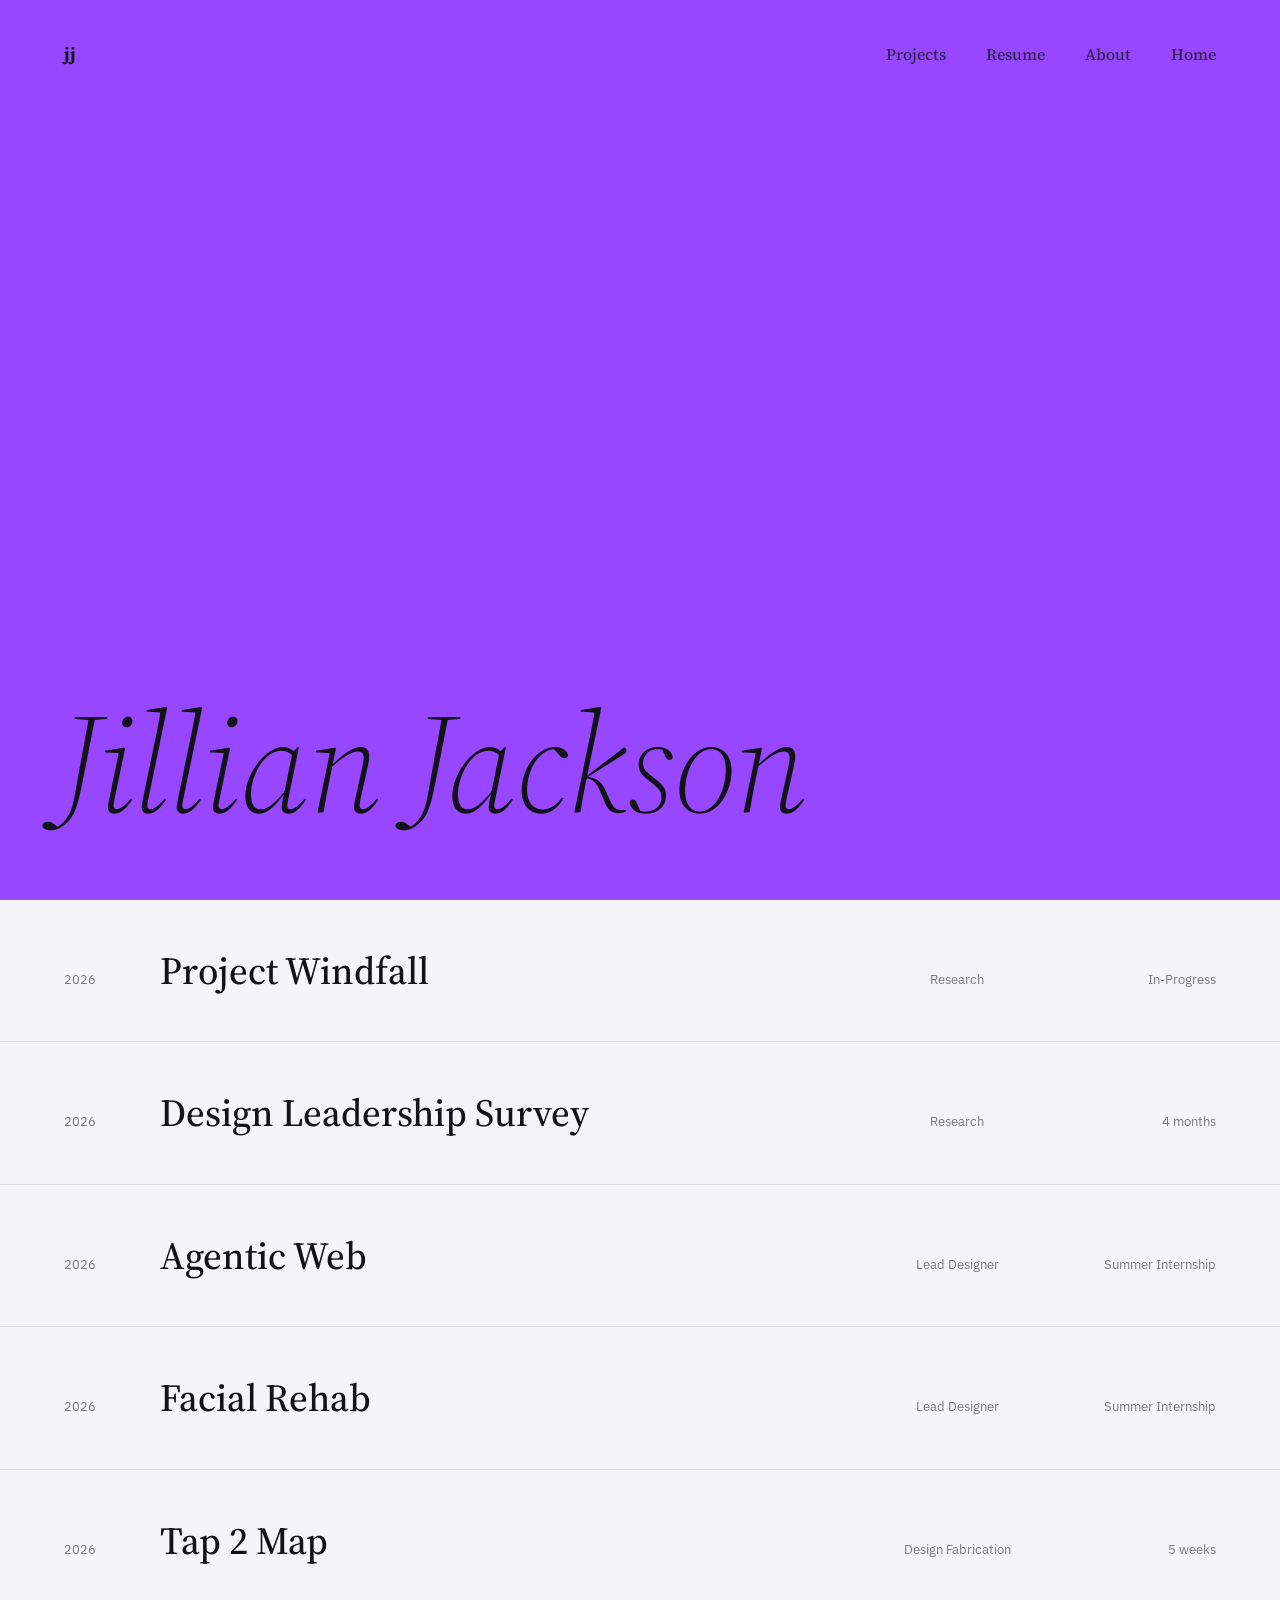
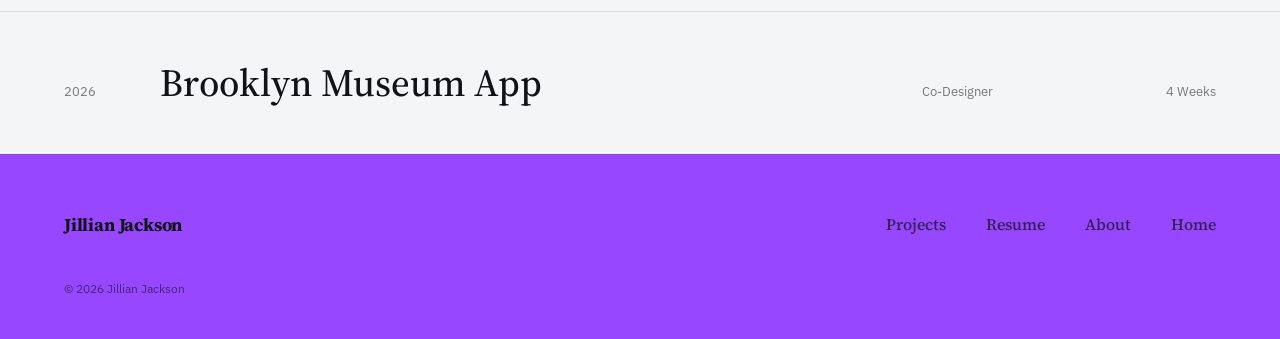
<file: index.html>
<!DOCTYPE html>
<html lang="en">
<head>
  <meta charset="UTF-8" />
  <meta name="viewport" content="width=device-width, initial-scale=1.0" />
  <title>Jillian Jackson</title>
  <link rel="icon" href="assets/favicon/favicon.svg" type="image/svg+xml" />
  <link rel="icon" href="assets/favicon/favicon-32.png" sizes="32x32" type="image/png" />
  <link rel="icon" href="assets/favicon/favicon.ico" sizes="any" />
  <link rel="apple-touch-icon" href="assets/favicon/apple-touch-icon.png" />
  <link rel="preconnect" href="https://fonts.googleapis.com" />
  <link href="https://fonts.googleapis.com/css2?family=Inter:wght@400;500;600;700&family=Source+Serif+4:ital,opsz,wght@0,8..60,300..700;1,8..60,300..700&family=IBM+Plex+Sans:wght@400;500;600&display=swap" rel="stylesheet" />
  <link rel="stylesheet" href="assets/css/main.css?v=20261013" />
</head>
<body>

  <!-- HERO -->
  <header class="landing-hero">
    <nav class="landing-nav" aria-label="Primary">
      <a class="nav-logo logo-jj" href="index.html" aria-label="Jillian Jackson, home"><span aria-hidden="true">J<span class="logo-rest"><span>illian&nbsp;</span></span>J<span class="logo-rest"><span>ackson</span></span></span></a>
      <ul class="nav-links">
        <li><a href="#work">Projects</a></li>
        <li><a href="assets/Jillian-Jackson-Resume.pdf" target="_blank" rel="noopener">Resume</a></li>
        <li><a href="about.html">About</a></li>
        <li><a href="index.html">Home</a></li>
      </ul>
    </nav>
    <h1 class="landing-title">Jillian Jackson</h1>
  </header>

  <!-- PROJECT LIST -->
  <main class="project-list" id="work">
    <!-- No href until the case study exists; add one + drop is-soon to link it -->
    <a class="project-row is-soon">
      <span class="row-year">2026</span>
      <span class="row-main">
        <span class="row-title">Project Windfall</span>
        <span class="row-desc"><span>Masters Thesis Investigating Post Disaster Social Interaction and Response</span></span>
      </span>
      <span class="row-role">Research</span>
      <span class="row-duration">In-Progress</span>
      <span class="row-thumb row-soon">Coming soon</span>
    </a>

    <a class="project-row" href="case-studies/design-leadership.html">
      <span class="row-year">2026</span>
      <span class="row-main">
        <span class="row-title">Design Leadership Survey</span>
        <span class="row-desc"><span>Public research report on the state of design leadership</span></span>
      </span>
      <span class="row-role">Research</span>
      <span class="row-duration">4 months</span>
      <img class="row-thumb" src="assets/images/thumbnails/DESIGNLEADERSHIPTHUMBNAIL.png" alt="" loading="lazy" />
    </a>

    <a class="project-row" href="case-studies/agentic-web.html">
      <span class="row-year">2026</span>
      <span class="row-main">
        <span class="row-title">Agentic Web</span>
        <span class="row-desc"><span>Designing a Campus-Scale Internet of Agents Interface</span></span>
      </span>
      <span class="row-role">Lead Designer</span>
      <span class="row-duration">Summer Internship</span>
      <img class="row-thumb" src="assets/images/thumbnails/AGENTIC%20THUMBNAIL.png" alt="" loading="lazy" />
    </a>

    <a class="project-row" href="case-studies/facerehab.html">
      <span class="row-year">2026</span>
      <span class="row-main">
        <span class="row-title">Facial Rehab</span>
        <span class="row-desc"><span>Designing an AI-Powered Facial Rehabilitation Tool</span></span>
      </span>
      <span class="row-role">Lead Designer</span>
      <span class="row-duration">Summer Internship</span>
      <img class="row-thumb" src="assets/images/thumbnails/FACIALREHABTHUMBNAIIL.png" alt="" loading="lazy" />
    </a>

    <a class="project-row" href="case-studies/tap-2-map.html">
      <span class="row-year">2026</span>
      <span class="row-main">
        <span class="row-title">Tap 2 Map</span>
        <span class="row-desc"><span>Multi-sensory Wayfinding for Visually Impaired Occupants During Tornado Shelter Events</span></span>
      </span>
      <span class="row-role">Design Fabrication</span>
      <span class="row-duration">5 weeks</span>
      <img class="row-thumb" src="assets/images/thumbnails/TAP2MAPTHUMBNAIL.png" alt="" loading="lazy" />
    </a>

    <a class="project-row" href="case-studies/brooklyn-museum.html">
      <span class="row-year">2026</span>
      <span class="row-main">
        <span class="row-title">Brooklyn Museum App</span>
        <span class="row-desc"><span>Designing a mobile experience that complements the museum visit with real-time data on exhibits, wait times, and personalized guidance.</span></span>
      </span>
      <span class="row-role">Co-Designer</span>
      <span class="row-duration">4 Weeks</span>
      <img class="row-thumb" src="assets/images/thumbnails/BrooklynMuseumThumbnailImage.png" alt="" loading="lazy" />
    </a>
  </main>

  <!-- FOOTER -->
  <footer class="landing-footer">
    <nav class="landing-nav" aria-label="Footer">
      <a class="nav-logo" href="index.html">Jillian Jackson</a>
      <ul class="nav-links">
        <li><a href="#work">Projects</a></li>
        <li><a href="assets/Jillian-Jackson-Resume.pdf" target="_blank" rel="noopener">Resume</a></li>
        <li><a href="about.html">About</a></li>
        <li><a href="index.html">Home</a></li>
      </ul>
    </nav>
    <p class="footer-credit">&copy; 2026 Jillian Jackson</p>
  </footer>

</body>
</html>
</file>
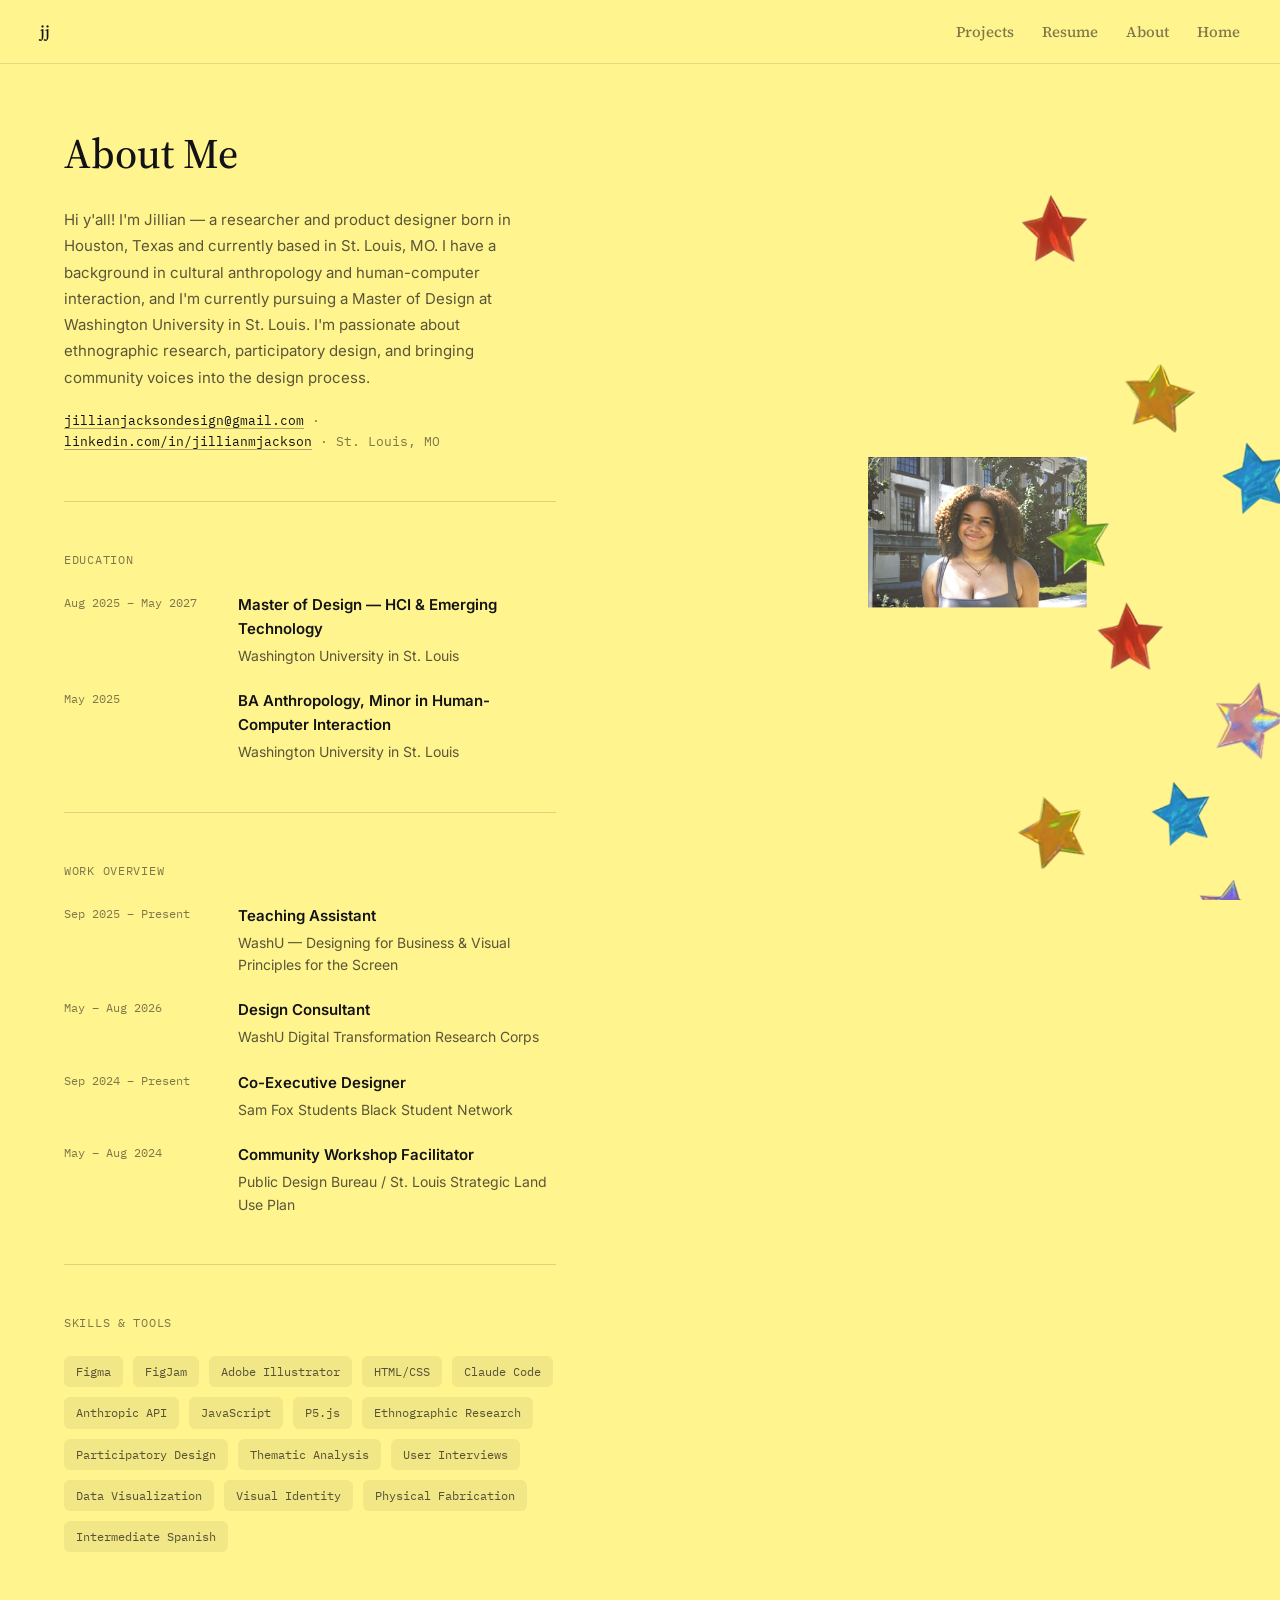
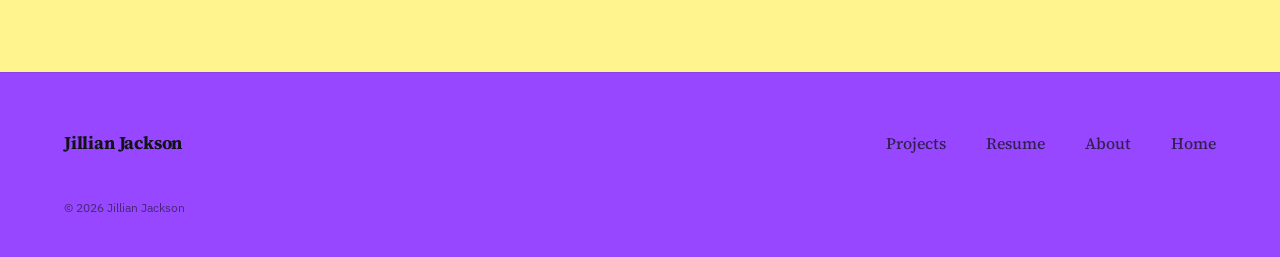
<file: about.html>
<!DOCTYPE html>
<html lang="en">
<head>
  <meta charset="UTF-8" />
  <meta name="viewport" content="width=device-width, initial-scale=1.0" />
  <title>About — Jillian Jackson</title>
  <link rel="icon" href="assets/favicon/favicon.svg" type="image/svg+xml" />
  <link rel="icon" href="assets/favicon/favicon-32.png" sizes="32x32" type="image/png" />
  <link rel="icon" href="assets/favicon/favicon.ico" sizes="any" />
  <link rel="apple-touch-icon" href="assets/favicon/apple-touch-icon.png" />
  <link rel="preconnect" href="https://fonts.googleapis.com" />
  <link href="https://fonts.googleapis.com/css2?family=Inter:wght@400;500;600;700&family=Source+Serif+4:ital,opsz,wght@0,8..60,300..700;1,8..60,300..700&family=IBM+Plex+Sans:wght@400;500;600&family=IBM+Plex+Mono:wght@400;500;600&display=swap" rel="stylesheet" />
  <link rel="stylesheet" href="assets/css/main.css?v=20261013" />
</head>
<body class="about-page">

  <!-- TOP NAV -->
  <nav class="top-nav" aria-label="Primary">
    <a class="nav-logo logo-jj" href="index.html" aria-label="Jillian Jackson, home"><span aria-hidden="true">J<span class="logo-rest"><span>illian&nbsp;</span></span>J<span class="logo-rest"><span>ackson</span></span></span></a>
    <ul class="nav-links">
      <li><a href="index.html#work">Projects</a></li>
      <li><a href="assets/Jillian-Jackson-Resume.pdf" target="_blank" rel="noopener">Resume</a></li>
      <li><a href="about.html">About</a></li>
      <li><a href="index.html">Home</a></li>
    </ul>
  </nav>

  <div class="about-body">

  <!-- STICKY RIGHT COLUMN: photo + stars (single transparent PNG) -->
  <aside class="about-right">
    <img class="about-img" src="assets/images/ABOUT%20ME/profile%20pic%20and%20stars.png" alt="Jillian Jackson, surrounded by colorful stars" />
  </aside>

  <!-- SCROLLING LEFT COLUMN: all text content -->
  <main class="about-left">

    <!-- ABOUT ME -->
    <div class="about-content">
      <h1 class="about-heading">About Me</h1>
      <p class="about-bio">
        Hi y'all! I'm Jillian &mdash; a researcher and product designer born in Houston, Texas and currently based in St. Louis, MO. I have a background in cultural anthropology and human-computer interaction, and I'm currently pursuing a Master of Design at Washington University in St. Louis. I'm passionate about ethnographic research, participatory design, and bringing community voices into the design process.
      </p>
      <p class="about-contact">
        <button type="button" class="copy-email" data-email="jillianjacksondesign@gmail.com" title="Copy email to clipboard">jillianjacksondesign@gmail.com</button>
        &middot; <a class="about-link" href="https://www.linkedin.com/in/jillianmjackson" target="_blank" rel="noopener">linkedin.com/in/jillianmjackson</a>
        &middot; St. Louis, MO
      </p>
    </div>

    <hr class="about-divider" />

    <!-- EDUCATION -->
    <section class="about-section">
      <p class="about-label">Education</p>

      <div class="about-row">
        <p class="about-row-date">Aug 2025 &ndash; May 2027</p>
        <div>
          <p class="about-row-title">Master of Design &mdash; HCI &amp; Emerging Technology</p>
          <p class="about-row-org">Washington University in St. Louis</p>
        </div>
      </div>

      <div class="about-row">
        <p class="about-row-date">May 2025</p>
        <div>
          <p class="about-row-title">BA Anthropology, Minor in Human-Computer Interaction</p>
          <p class="about-row-org">Washington University in St. Louis</p>
        </div>
      </div>
    </section>

    <hr class="about-divider" />

    <!-- WORK OVERVIEW -->
    <section class="about-section">
      <p class="about-label">Work Overview</p>

      <div class="about-row">
        <p class="about-row-date">Sep 2025 &ndash; Present</p>
        <div>
          <p class="about-row-title">Teaching Assistant</p>
          <p class="about-row-org">WashU &mdash; Designing for Business &amp; Visual Principles for the Screen</p>
        </div>
      </div>

      <div class="about-row">
        <p class="about-row-date">May &ndash; Aug 2026</p>
        <div>
          <p class="about-row-title">Design Consultant</p>
          <p class="about-row-org">WashU Digital Transformation Research Corps</p>
        </div>
      </div>

      <div class="about-row">
        <p class="about-row-date">Sep 2024 &ndash; Present</p>
        <div>
          <p class="about-row-title">Co-Executive Designer</p>
          <p class="about-row-org">Sam Fox Students Black Student Network</p>
        </div>
      </div>

      <div class="about-row">
        <p class="about-row-date">May &ndash; Aug 2024</p>
        <div>
          <p class="about-row-title">Community Workshop Facilitator</p>
          <p class="about-row-org">Public Design Bureau / St. Louis Strategic Land Use Plan</p>
        </div>
      </div>
    </section>

    <hr class="about-divider" />

    <!-- SKILLS & TOOLS -->
    <section class="about-section">
      <p class="about-label">Skills &amp; Tools</p>
      <div class="about-skills">
        <span class="about-skill">Figma</span>
        <span class="about-skill">FigJam</span>
        <span class="about-skill">Adobe Illustrator</span>
        <span class="about-skill">HTML/CSS</span>
        <span class="about-skill">Claude Code</span>
        <span class="about-skill">Anthropic API</span>
        <span class="about-skill">JavaScript</span>
        <span class="about-skill">P5.js</span>
        <span class="about-skill">Ethnographic Research</span>
        <span class="about-skill">Participatory Design</span>
        <span class="about-skill">Thematic Analysis</span>
        <span class="about-skill">User Interviews</span>
        <span class="about-skill">Data Visualization</span>
        <span class="about-skill">Visual Identity</span>
        <span class="about-skill">Physical Fabrication</span>
        <span class="about-skill">Intermediate Spanish</span>
      </div>
    </section>

  </main>

  </div>

  <!-- FOOTER -->
  <footer class="landing-footer">
    <nav class="landing-nav" aria-label="Footer">
      <a class="nav-logo" href="index.html">Jillian Jackson</a>
      <ul class="nav-links">
        <li><a href="index.html#work">Projects</a></li>
        <li><a href="assets/Jillian-Jackson-Resume.pdf" target="_blank" rel="noopener">Resume</a></li>
        <li><a href="about.html">About</a></li>
        <li><a href="index.html">Home</a></li>
      </ul>
    </nav>
    <p class="footer-credit">&copy; 2026 Jillian Jackson</p>
  </footer>

  <script src="assets/js/copy-email.js?v=20261013"></script>
</body>
</html>
</file>
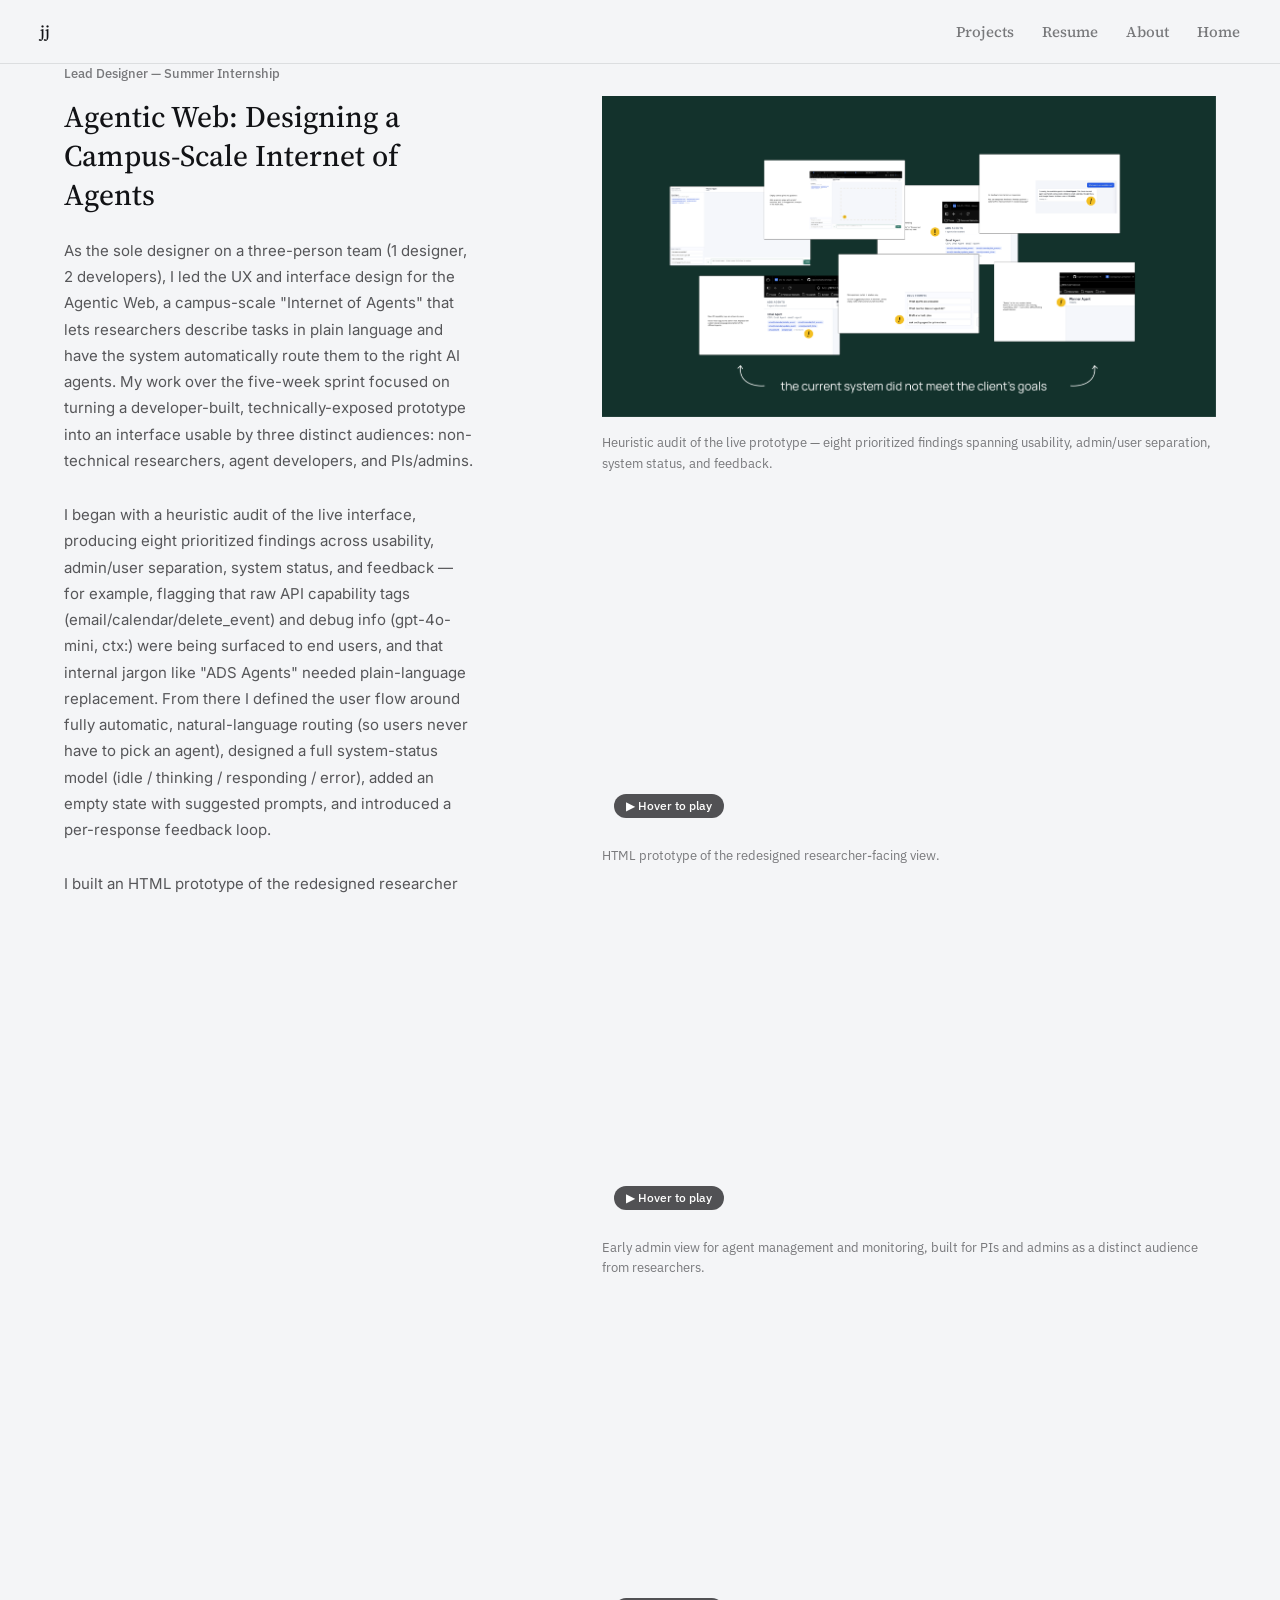
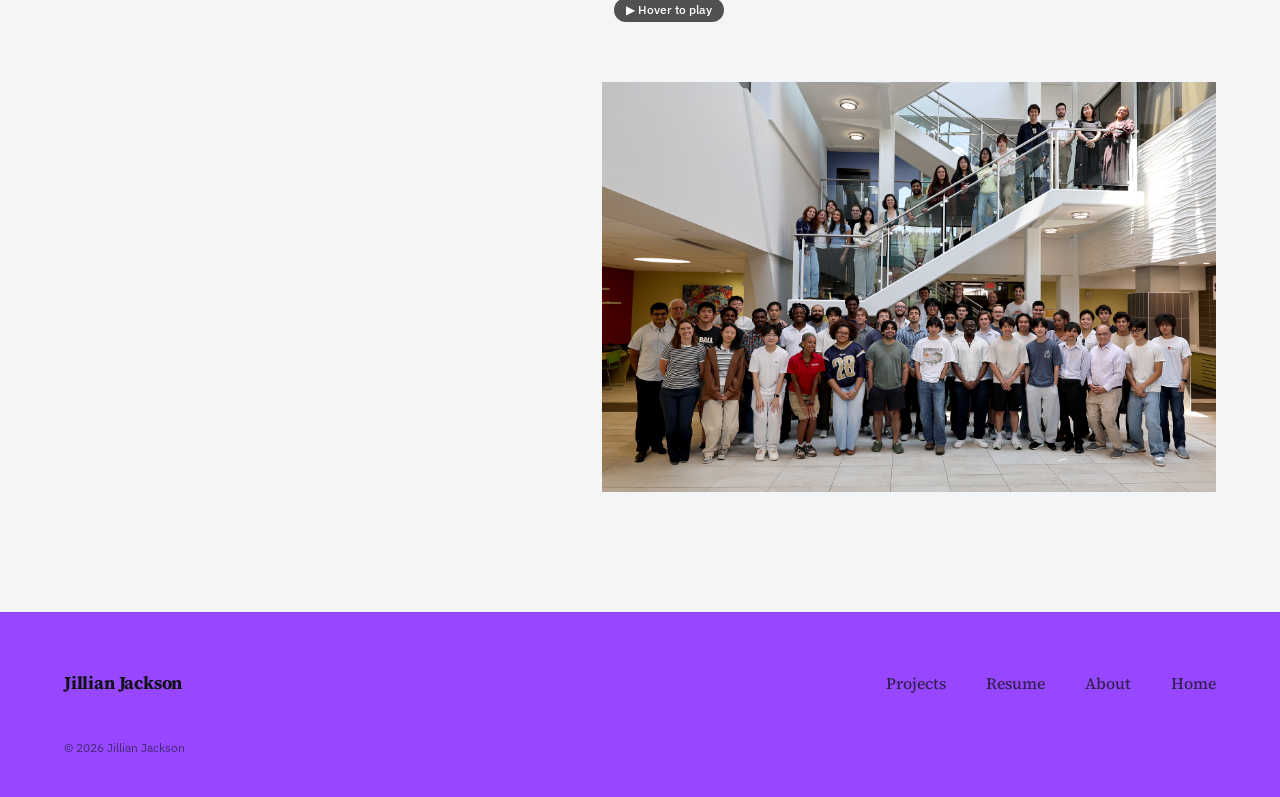
<file: case-studies/agentic-web.html>
<!DOCTYPE html>
<html lang="en">
<head>
  <meta charset="UTF-8" />
  <meta name="viewport" content="width=device-width, initial-scale=1.0" />
  <title>Agentic Web — Jillian Jackson</title>
  <link rel="icon" href="../assets/favicon/favicon.svg" type="image/svg+xml" />
  <link rel="icon" href="../assets/favicon/favicon-32.png" sizes="32x32" type="image/png" />
  <link rel="icon" href="../assets/favicon/favicon.ico" sizes="any" />
  <link rel="apple-touch-icon" href="../assets/favicon/apple-touch-icon.png" />
  <link rel="preconnect" href="https://fonts.googleapis.com" />
  <link href="https://fonts.googleapis.com/css2?family=Inter:wght@400;500;600;700&family=Source+Serif+4:ital,opsz,wght@0,8..60,300..700;1,8..60,300..700&family=IBM+Plex+Sans:wght@400;500;600&display=swap" rel="stylesheet" />
  <link rel="stylesheet" href="../assets/css/main.css?v=20261013" />
</head>
<body>

  <!-- TOP NAV -->
  <nav class="top-nav" aria-label="Primary">
    <a class="nav-logo logo-jj" href="../index.html" aria-label="Jillian Jackson, home"><span aria-hidden="true">J<span class="logo-rest"><span>illian&nbsp;</span></span>J<span class="logo-rest"><span>ackson</span></span></span></a>
    <ul class="nav-links">
      <li><a href="../index.html#work">Projects</a></li>
      <li><a href="../assets/Jillian-Jackson-Resume.pdf" target="_blank" rel="noopener">Resume</a></li>
      <li><a href="../about.html">About</a></li>
      <li><a href="../index.html">Home</a></li>
    </ul>
  </nav>

  <div class="shallow-body">

  <!-- STICKY LEFT COLUMN -->
  <aside class="shallow-left is-scrollable">
    <p class="shallow-meta">Lead Designer &mdash; Summer Internship</p>
    <h1 class="shallow-title">Agentic Web: Designing a Campus-Scale Internet of Agents</h1>
    <p class="shallow-desc">
      As the sole designer on a three-person team (1 designer, 2 developers), I led the UX and interface design for the Agentic Web, a campus-scale "Internet of Agents" that lets researchers describe tasks in plain language and have the system automatically route them to the right AI agents. My work over the five-week sprint focused on turning a developer-built, technically-exposed prototype into an interface usable by three distinct audiences: non-technical researchers, agent developers, and PIs/admins.
    </p>
    <p class="shallow-desc">
      I began with a heuristic audit of the live interface, producing eight prioritized findings across usability, admin/user separation, system status, and feedback — for example, flagging that raw API capability tags (email/calendar/delete_event) and debug info (gpt-4o-mini, ctx:) were being surfaced to end users, and that internal jargon like "ADS Agents" needed plain-language replacement. From there I defined the user flow around fully automatic, natural-language routing (so users never have to pick an agent), designed a full system-status model (idle / thinking / responding / error), added an empty state with suggested prompts, and introduced a per-response feedback loop.
    </p>
    <p class="shallow-desc">
      I built an HTML prototype of the redesigned researcher view, began a separate admin view for agent management and monitoring, and prepared a PI presentation framing each design decision against an audit finding — closing with the open strategic question of whether agents should be visible to users at all.
    </p>
    <div class="shallow-tags">
      <span class="shallow-tag">AI Agents</span>
      <span class="shallow-tag">Heuristic Audit</span>
      <span class="shallow-tag">Systems Design</span>
    </div>
  </aside>

  <!-- SCROLLING RIGHT COLUMN -->
  <main class="shallow-right">
    <figure class="shallow-shot">
      <img class="shallow-media" src="../assets/images/AGENTIC%20NETWORK/PlannerUXAudit.png" alt="Heuristic audit of the live Planner Agent prototype" loading="lazy" />
      <figcaption class="shallow-caption">Heuristic audit of the live prototype — eight prioritized findings spanning usability, admin/user separation, system status, and feedback.</figcaption>
    </figure>

    <figure class="shallow-shot">
      <video class="shallow-media hover-video" src="../assets/images/AGENTIC%20NETWORK/PlannerAgentDemo.mp4#t=0.1" muted loop playsinline preload="metadata"></video>
      <figcaption class="shallow-caption">HTML prototype of the redesigned researcher-facing view.</figcaption>
    </figure>

    <figure class="shallow-shot">
      <video class="shallow-media hover-video" src="../assets/images/AGENTIC%20NETWORK/PlannerAdminDemo.mp4#t=0.1" muted loop playsinline preload="metadata"></video>
      <figcaption class="shallow-caption">Early admin view for agent management and monitoring, built for PIs and admins as a distinct audience from researchers.</figcaption>
    </figure>

    <figure class="shallow-shot">
      <video class="shallow-media hover-video" src="../assets/images/AGENTIC%20NETWORK/PlannerSettingsDemo.mp4#t=0.1" muted loop playsinline preload="metadata"></video>
      <figcaption class="shallow-caption"><!-- TODO: add description --></figcaption>
    </figure>

    <figure class="shallow-shot">
      <img class="shallow-media" src="../assets/images/AGENTIC%20NETWORK/DTRCGROUPPHOTO.png" alt="DTRC summer cohort group photo" loading="lazy" />
      <figcaption class="shallow-caption"><!-- TODO: add description --></figcaption>
    </figure>
  </main>

  </div>

  <!-- FOOTER -->
  <footer class="landing-footer">
    <nav class="landing-nav" aria-label="Footer">
      <a class="nav-logo" href="../index.html">Jillian Jackson</a>
      <ul class="nav-links">
        <li><a href="../index.html#work">Projects</a></li>
        <li><a href="../assets/Jillian-Jackson-Resume.pdf" target="_blank" rel="noopener">Resume</a></li>
        <li><a href="../about.html">About</a></li>
        <li><a href="../index.html">Home</a></li>
      </ul>
    </nav>
    <p class="footer-credit">&copy; 2026 Jillian Jackson</p>
  </footer>

  <script src="../assets/js/hover-video.js?v=20261013"></script>
</body>
</html>
</file>
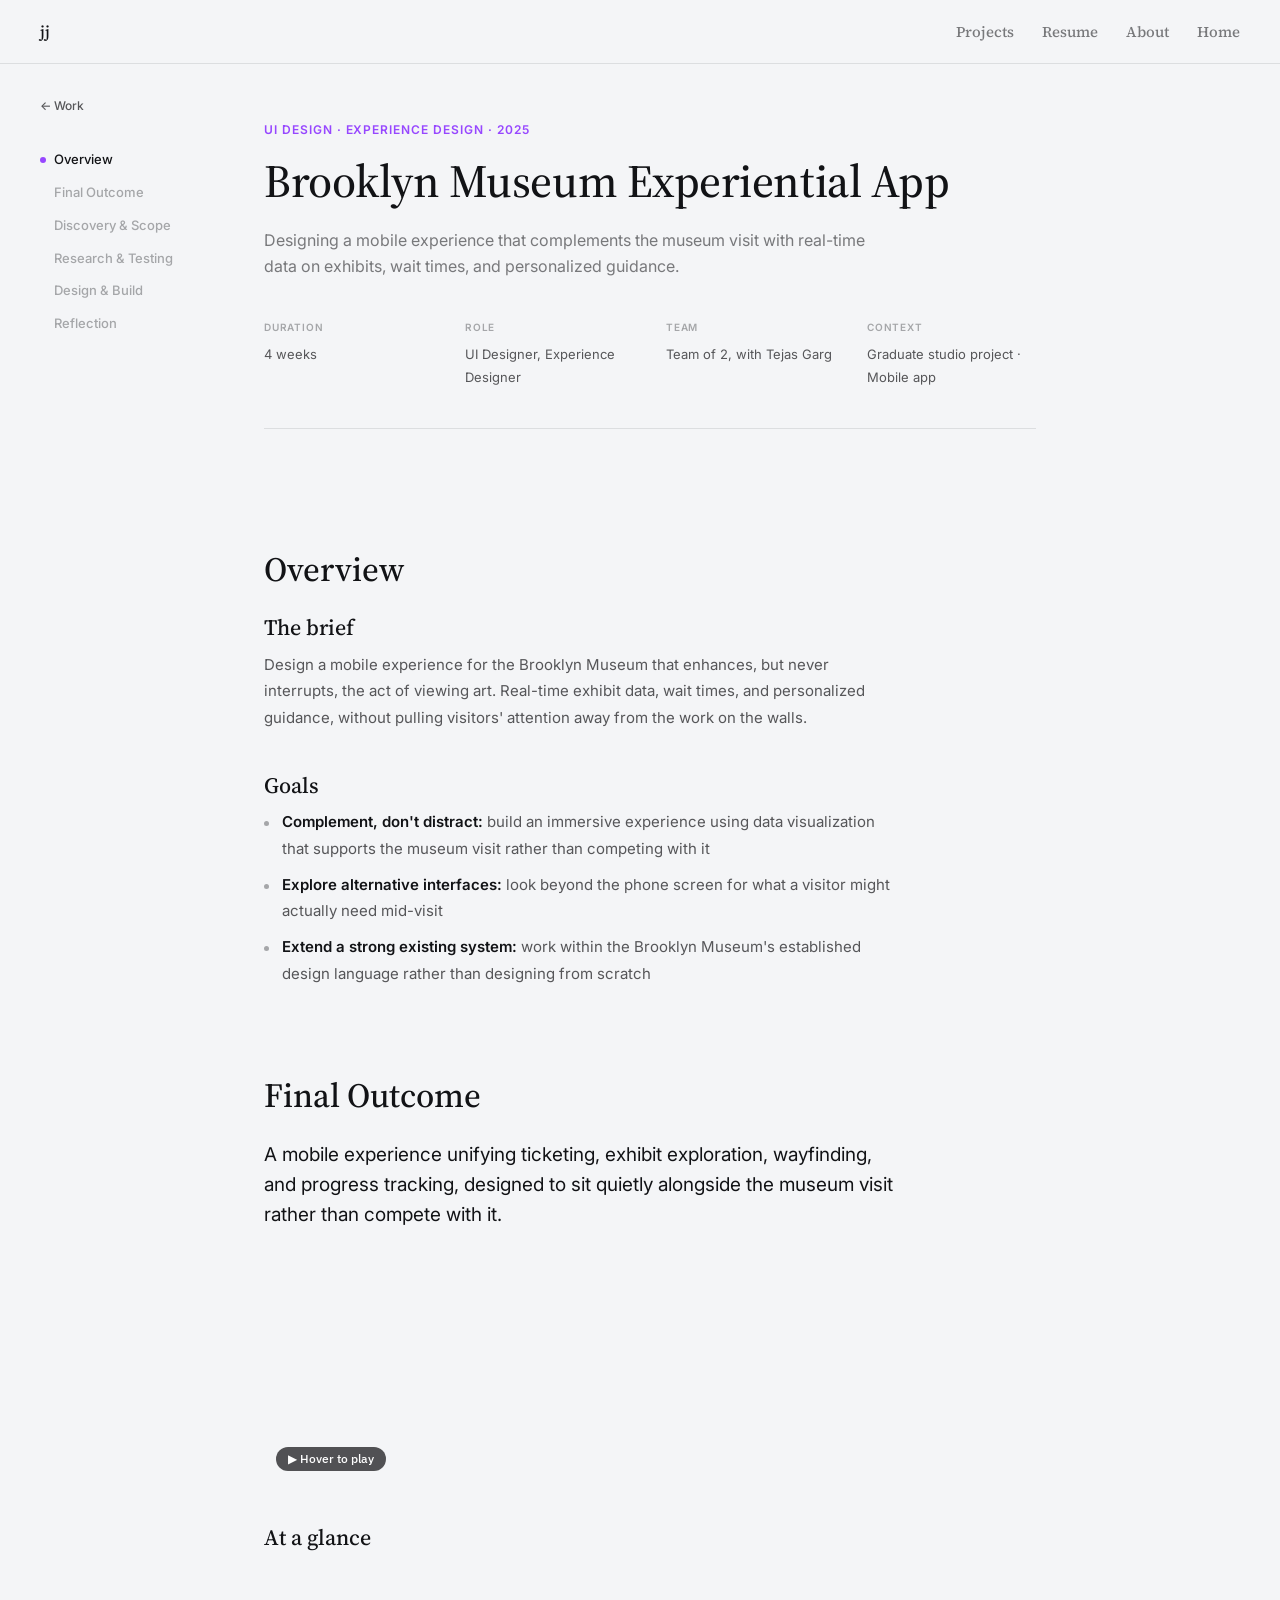
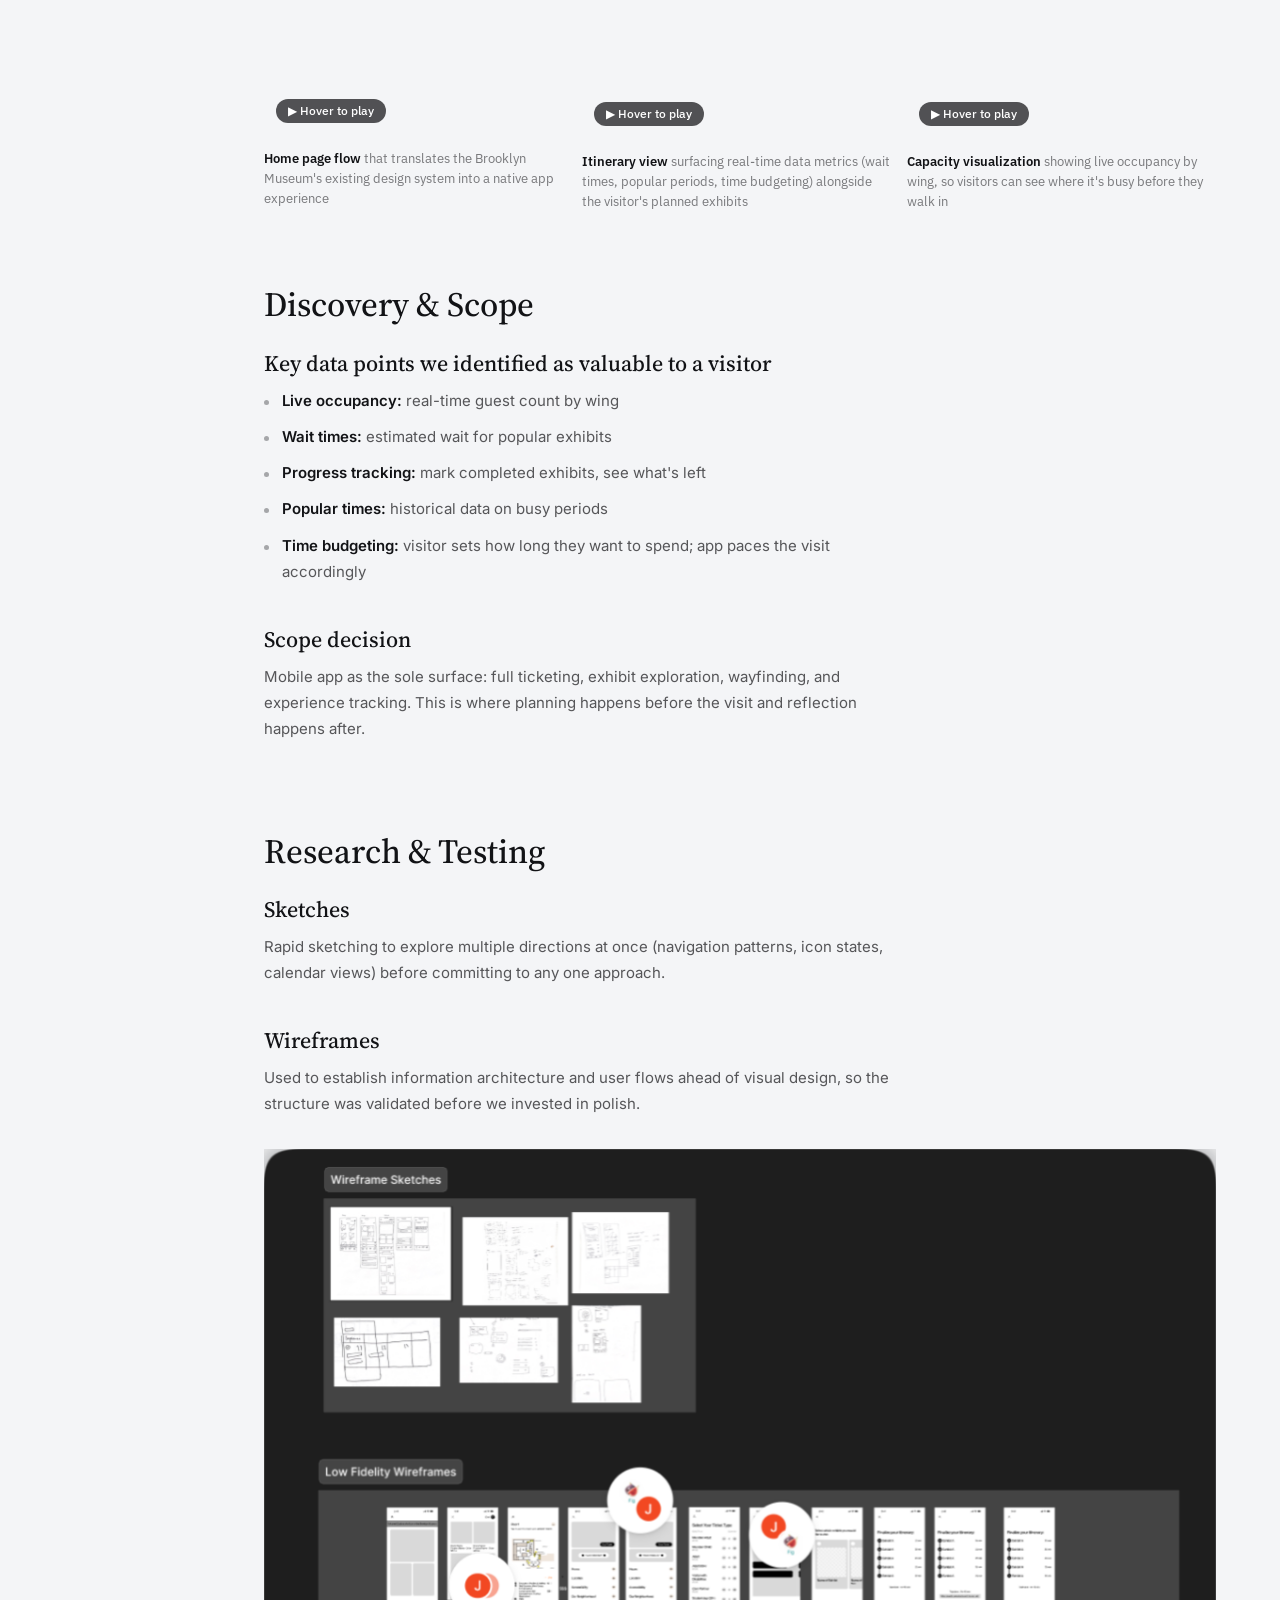
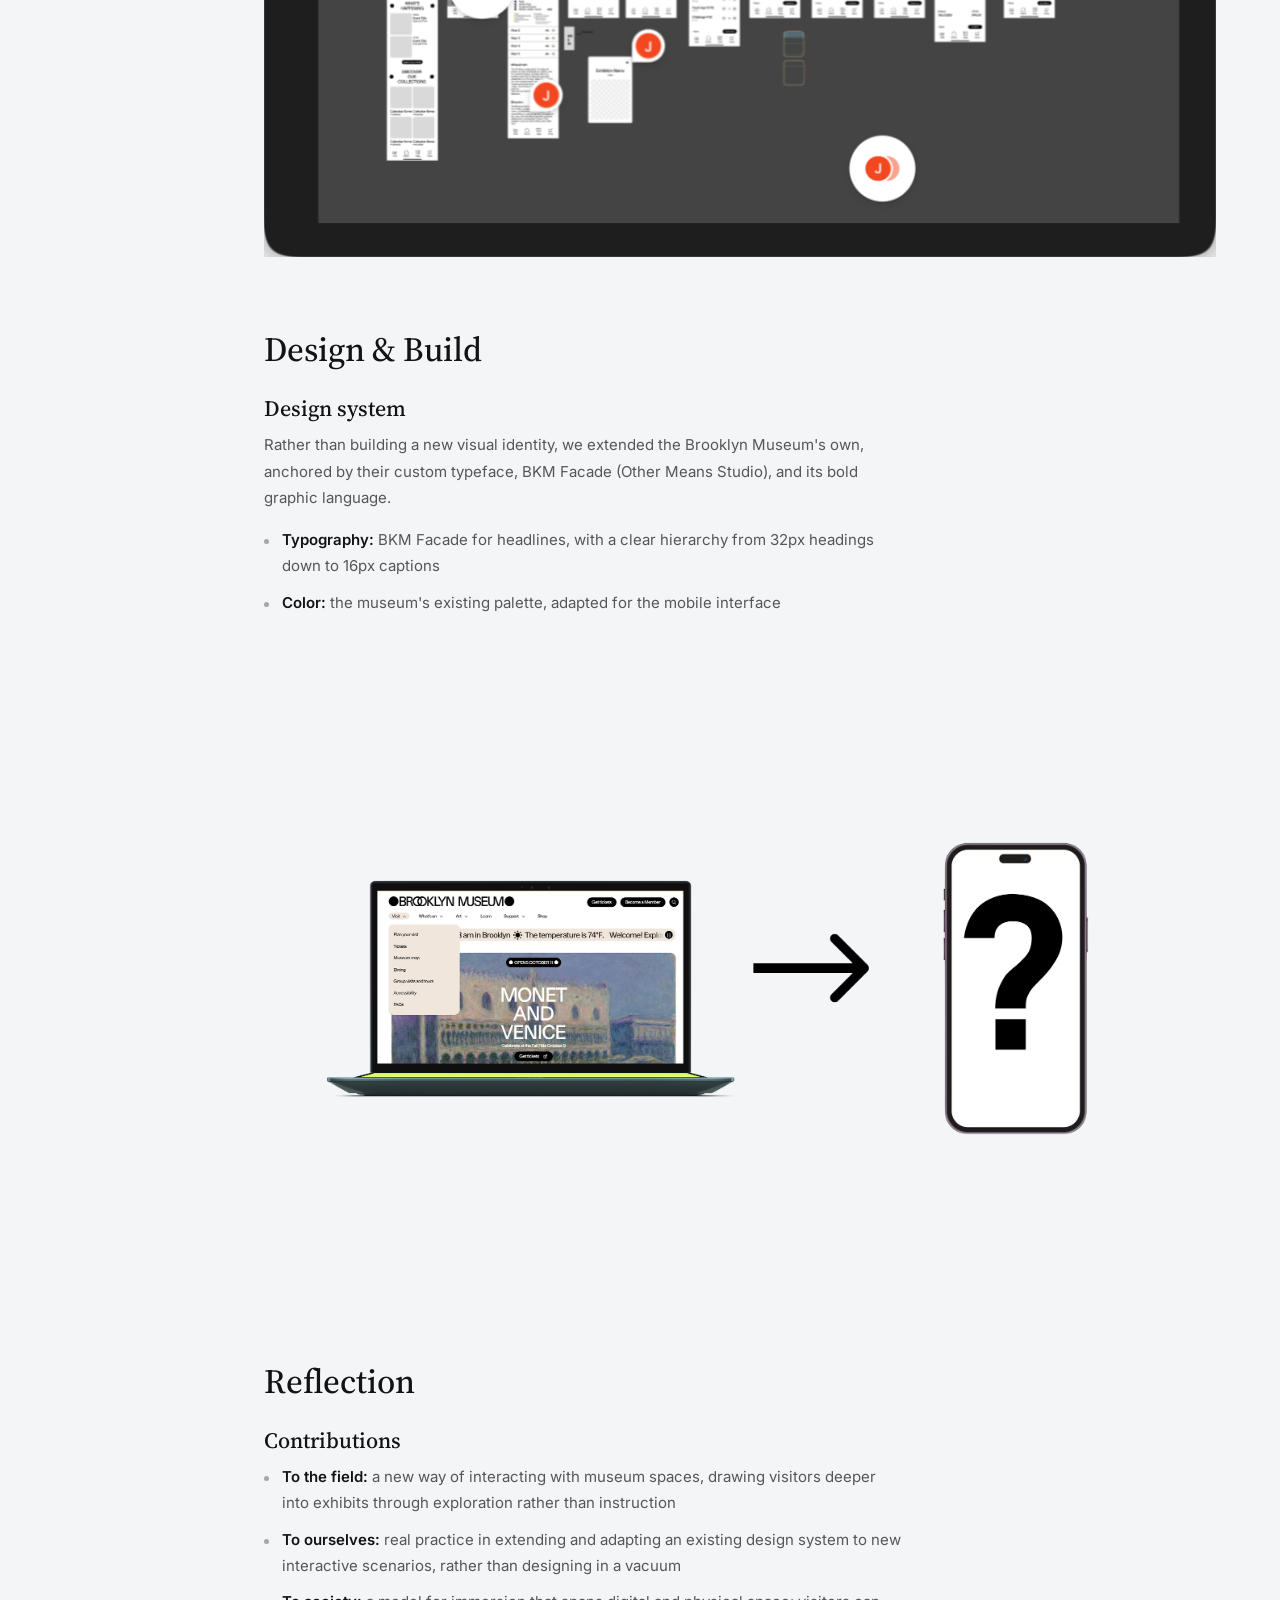
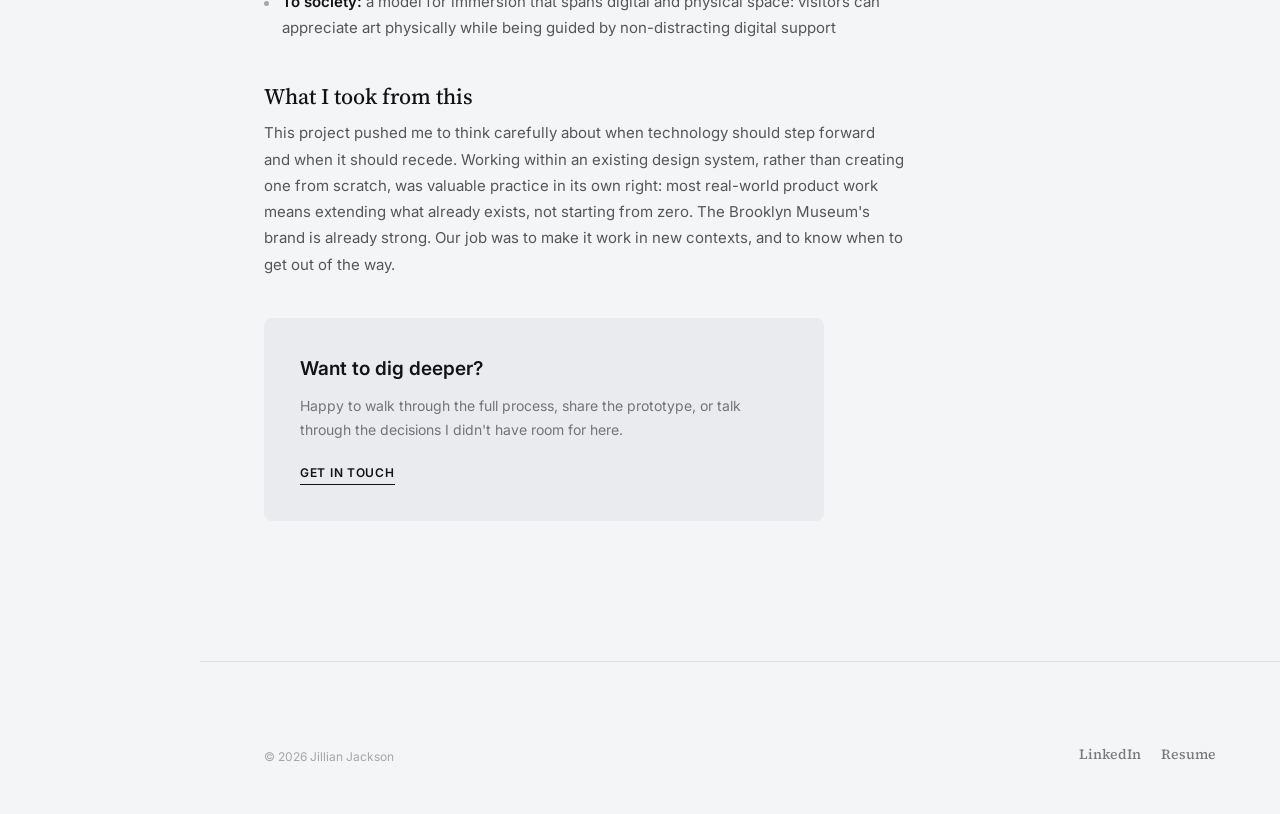
<file: case-studies/brooklyn-museum.html>
<!DOCTYPE html>
<html lang="en">
<head>
  <meta charset="UTF-8" />
  <meta name="viewport" content="width=device-width, initial-scale=1.0" />
  <title>Brooklyn Museum Experiential App — Jillian Jackson</title>
  <link rel="icon" href="../assets/favicon/favicon.svg" type="image/svg+xml" />
  <link rel="icon" href="../assets/favicon/favicon-32.png" sizes="32x32" type="image/png" />
  <link rel="icon" href="../assets/favicon/favicon.ico" sizes="any" />
  <link rel="apple-touch-icon" href="../assets/favicon/apple-touch-icon.png" />
  <link rel="preconnect" href="https://fonts.googleapis.com" />
  <link href="https://fonts.googleapis.com/css2?family=Inter:wght@400;500;600;700&family=Source+Serif+4:ital,opsz,wght@0,8..60,300..700;1,8..60,300..700&family=IBM+Plex+Sans:wght@400;500;600&display=swap" rel="stylesheet" />
  <link rel="stylesheet" href="../assets/css/main.css?v=20261013" />
</head>
<body>

  <!-- TOP NAV -->
  <nav class="top-nav has-menu" aria-label="Primary">
    <a class="nav-logo logo-jj" href="../index.html" aria-label="Jillian Jackson, home"><span aria-hidden="true">J<span class="logo-rest"><span>illian&nbsp;</span></span>J<span class="logo-rest"><span>ackson</span></span></span></a>
    <ul class="nav-links">
      <li><a href="../index.html#work">Projects</a></li>
      <li><a href="../assets/Jillian-Jackson-Resume.pdf" target="_blank" rel="noopener">Resume</a></li>
      <li><a href="../about.html">About</a></li>
      <li><a href="../index.html">Home</a></li>
    </ul>
    <button class="menu-toggle" type="button" aria-label="Open menu" aria-expanded="false" aria-controls="case-menu">
      <span></span><span></span><span></span>
    </button>
  </nav>

  <!-- SIDEBAR -->
  <aside class="sidebar" id="case-menu">
    <a class="sidebar-back" href="../index.html">&larr; Work</a>
    <ul class="sidebar-nav" id="sidebar-nav">
      <li><a href="#overview" class="active">Overview</a></li>
      <li><a href="#outcome">Final Outcome</a></li>
      <li><a href="#discovery">Discovery &amp; Scope</a></li>
      <li><a href="#research">Research &amp; Testing</a></li>
      <li><a href="#design">Design &amp; Build</a></li>
      <li><a href="#reflection">Reflection</a></li>
    </ul>
  </aside>

  <!-- MAIN CONTENT -->
  <main class="main">

    <!-- PROJECT HEADER -->
    <div class="project-header" id="overview">
      <p class="project-label">UI Design &middot; Experience Design &middot; 2025</p>
      <h1 class="project-title">Brooklyn Museum Experiential App</h1>
      <p class="project-subtitle">
        Designing a mobile experience that complements the museum visit with real-time data on exhibits, wait times, and personalized guidance.
      </p>

      <div class="meta-grid">
        <div class="meta-col">
          <label>Duration</label>
          <p>4 weeks</p>
        </div>
        <div class="meta-col">
          <label>Role</label>
          <p>UI Designer, Experience Designer</p>
        </div>
        <div class="meta-col">
          <label>Team</label>
          <p>Team of 2, with Tejas Garg</p>
        </div>
        <div class="meta-col">
          <label>Context</label>
          <p>Graduate studio project &middot; Mobile app</p>
        </div>
      </div>
    </div>

    <!-- OVERVIEW -->
    <section class="section">
      <h2 class="section-heading">Overview</h2>

      <h3 class="section-subheading">The brief</h3>
      <p class="section-body">
        Design a mobile experience for the Brooklyn Museum that enhances, but never interrupts, the act of viewing art. Real-time exhibit data, wait times, and personalized guidance, without pulling visitors' attention away from the work on the walls.
      </p>

      <h3 class="section-subheading">Goals</h3>
      <ul class="section-list">
        <li><strong>Complement, don't distract:</strong> build an immersive experience using data visualization that supports the museum visit rather than competing with it</li>
        <li><strong>Explore alternative interfaces:</strong> look beyond the phone screen for what a visitor might actually need mid-visit</li>
        <li><strong>Extend a strong existing system:</strong> work within the Brooklyn Museum's established design language rather than designing from scratch</li>
      </ul>
    </section>

    <!-- FINAL OUTCOME -->
    <section class="section" id="outcome">
      <h2 class="section-heading">Final Outcome</h2>
      <p class="section-lead">
        A mobile experience unifying ticketing, exhibit exploration, wayfinding, and progress tracking, designed to sit quietly alongside the museum visit rather than compete with it.
      </p>
      <video class="case-img case-img-narrow hover-video" src="../assets/images/BROOKLYNMUSEUM/Brooklyn%20Museum%20Thumbnail.mp4#t=0.1" muted loop playsinline preload="metadata"></video>

      <h3 class="section-subheading">At a glance</h3>
      <div class="media-row">
        <figure style="--ar: 0.48">
          <video class="case-img hover-video" src="../assets/images/BROOKLYNMUSEUM/HOMESCREENDEMO.mp4#t=0.1" muted loop playsinline preload="metadata"></video>
          <figcaption class="media-caption"><strong>Home page flow</strong> that translates the Brooklyn Museum's existing design system into a native app experience</figcaption>
        </figure>
        <figure style="--ar: 0.49">
          <video class="case-img hover-video" src="../assets/images/BROOKLYNMUSEUM/ITENERARYDEMO.mp4#t=0.1" muted loop playsinline preload="metadata"></video>
          <figcaption class="media-caption"><strong>Itinerary view</strong> surfacing real-time data metrics (wait times, popular periods, time budgeting) alongside the visitor's planned exhibits</figcaption>
        </figure>
        <figure style="--ar: 0.49">
          <video class="case-img hover-video" src="../assets/images/BROOKLYNMUSEUM/CAPACITYFLOW.mp4#t=0.1" muted loop playsinline preload="metadata"></video>
          <figcaption class="media-caption"><strong>Capacity visualization</strong> showing live occupancy by wing, so visitors can see where it's busy before they walk in</figcaption>
        </figure>
      </div>
    </section>

    <!-- DISCOVERY + SCOPE -->
    <section class="section" id="discovery">
      <h2 class="section-heading">Discovery &amp; Scope</h2>

      <h3 class="section-subheading">Key data points we identified as valuable to a visitor</h3>
      <ul class="section-list">
        <li><strong>Live occupancy:</strong> real-time guest count by wing</li>
        <li><strong>Wait times:</strong> estimated wait for popular exhibits</li>
        <li><strong>Progress tracking:</strong> mark completed exhibits, see what's left</li>
        <li><strong>Popular times:</strong> historical data on busy periods</li>
        <li><strong>Time budgeting:</strong> visitor sets how long they want to spend; app paces the visit accordingly</li>
      </ul>

      <h3 class="section-subheading">Scope decision</h3>
      <p class="section-body">
        Mobile app as the sole surface: full ticketing, exhibit exploration, wayfinding, and experience tracking. This is where planning happens before the visit and reflection happens after.
      </p>
    </section>

    <!-- RESEARCH + TESTING -->
    <section class="section" id="research">
      <h2 class="section-heading">Research &amp; Testing</h2>

      <h3 class="section-subheading">Sketches</h3>
      <p class="section-body">
        Rapid sketching to explore multiple directions at once (navigation patterns, icon states, calendar views) before committing to any one approach.
      </p>

      <h3 class="section-subheading">Wireframes</h3>
      <p class="section-body">
        Used to establish information architecture and user flows ahead of visual design, so the structure was validated before we invested in polish.
      </p>
      <img class="case-img" src="../assets/images/BROOKLYNMUSEUM/SKETCHESANDWIREFRAMES.png" alt="Sketches and wireframes for the Brooklyn Museum app" loading="lazy" />
    </section>

    <!-- DESIGN + BUILD -->
    <section class="section" id="design">
      <h2 class="section-heading">Design &amp; Build</h2>

      <h3 class="section-subheading">Design system</h3>
      <p class="section-body">
        Rather than building a new visual identity, we extended the Brooklyn Museum's own, anchored by their custom typeface, BKM Facade (Other Means Studio), and its bold graphic language.
      </p>
      <ul class="section-list">
        <li><strong>Typography:</strong> BKM Facade for headlines, with a clear hierarchy from 32px headings down to 16px captions</li>
        <li><strong>Color:</strong> the museum's existing palette, adapted for the mobile interface</li>
      </ul>
      <img class="case-img" src="../assets/images/BROOKLYNMUSEUM/WWEBTOMOBILE.png" alt="The Brooklyn Museum website on a laptop, with an arrow pointing to a blank phone: translating web to mobile" loading="lazy" />
    </section>

    <!-- REFLECTION -->
    <section class="section" id="reflection">
      <h2 class="section-heading">Reflection</h2>

      <h3 class="section-subheading">Contributions</h3>
      <ul class="section-list">
        <li><strong>To the field:</strong> a new way of interacting with museum spaces, drawing visitors deeper into exhibits through exploration rather than instruction</li>
        <li><strong>To ourselves:</strong> real practice in extending and adapting an existing design system to new interactive scenarios, rather than designing in a vacuum</li>
        <li><strong>To society:</strong> a model for immersion that spans digital and physical space: visitors can appreciate art physically while being guided by non-distracting digital support</li>
      </ul>

      <h3 class="section-subheading">What I took from this</h3>
      <p class="section-body">
        This project pushed me to think carefully about when technology should step forward and when it should recede. Working within an existing design system, rather than creating one from scratch, was valuable practice in its own right: most real-world product work means extending what already exists, not starting from zero. The Brooklyn Museum's brand is already strong. Our job was to make it work in new contexts, and to know when to get out of the way.
      </p>

      <div class="cta-block">
        <h3>Want to dig deeper?</h3>
        <p>Happy to walk through the full process, share the prototype, or talk through the decisions I didn't have room for here.</p>
        <a class="cta-link" href="mailto:jillianjacksondesign@gmail.com">Get in touch</a>
      </div>
    </section>

  </main>

  <!-- FOOTER -->
  <footer>
    <div class="footer-bottom">
      <p class="footer-credit">&copy; 2026 Jillian Jackson</p>
      <ul class="footer-links">
        <li><a href="https://www.linkedin.com/in/jillianmjackson" target="_blank" rel="noopener">LinkedIn</a></li>
        <li><a href="../assets/Jillian-Jackson-Resume.pdf" target="_blank" rel="noopener">Resume</a></li>
      </ul>
    </div>
  </footer>

  <script src="../assets/js/scrollspy.js?v=20261013"></script>
  <script src="../assets/js/menu.js?v=20261013"></script>
  <script src="../assets/js/hover-video.js?v=20261013"></script>
</body>
</html>
</file>
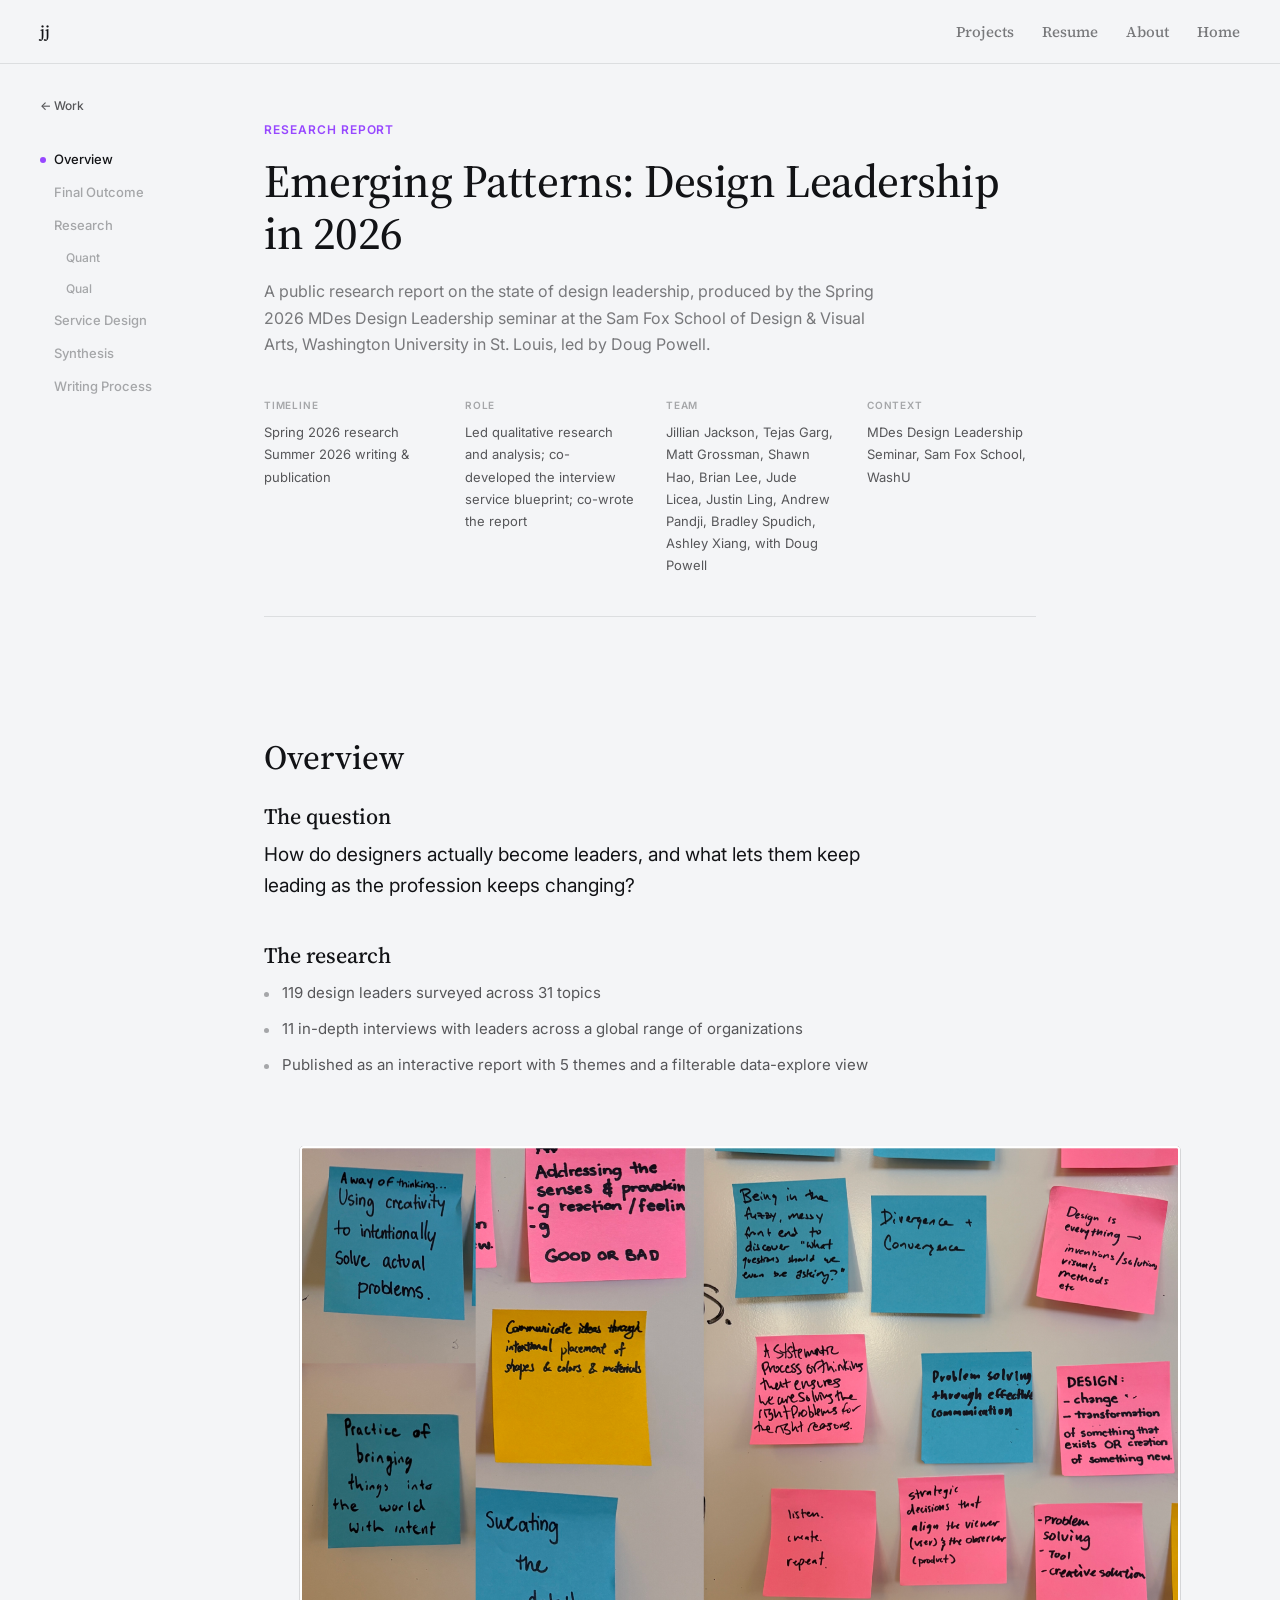
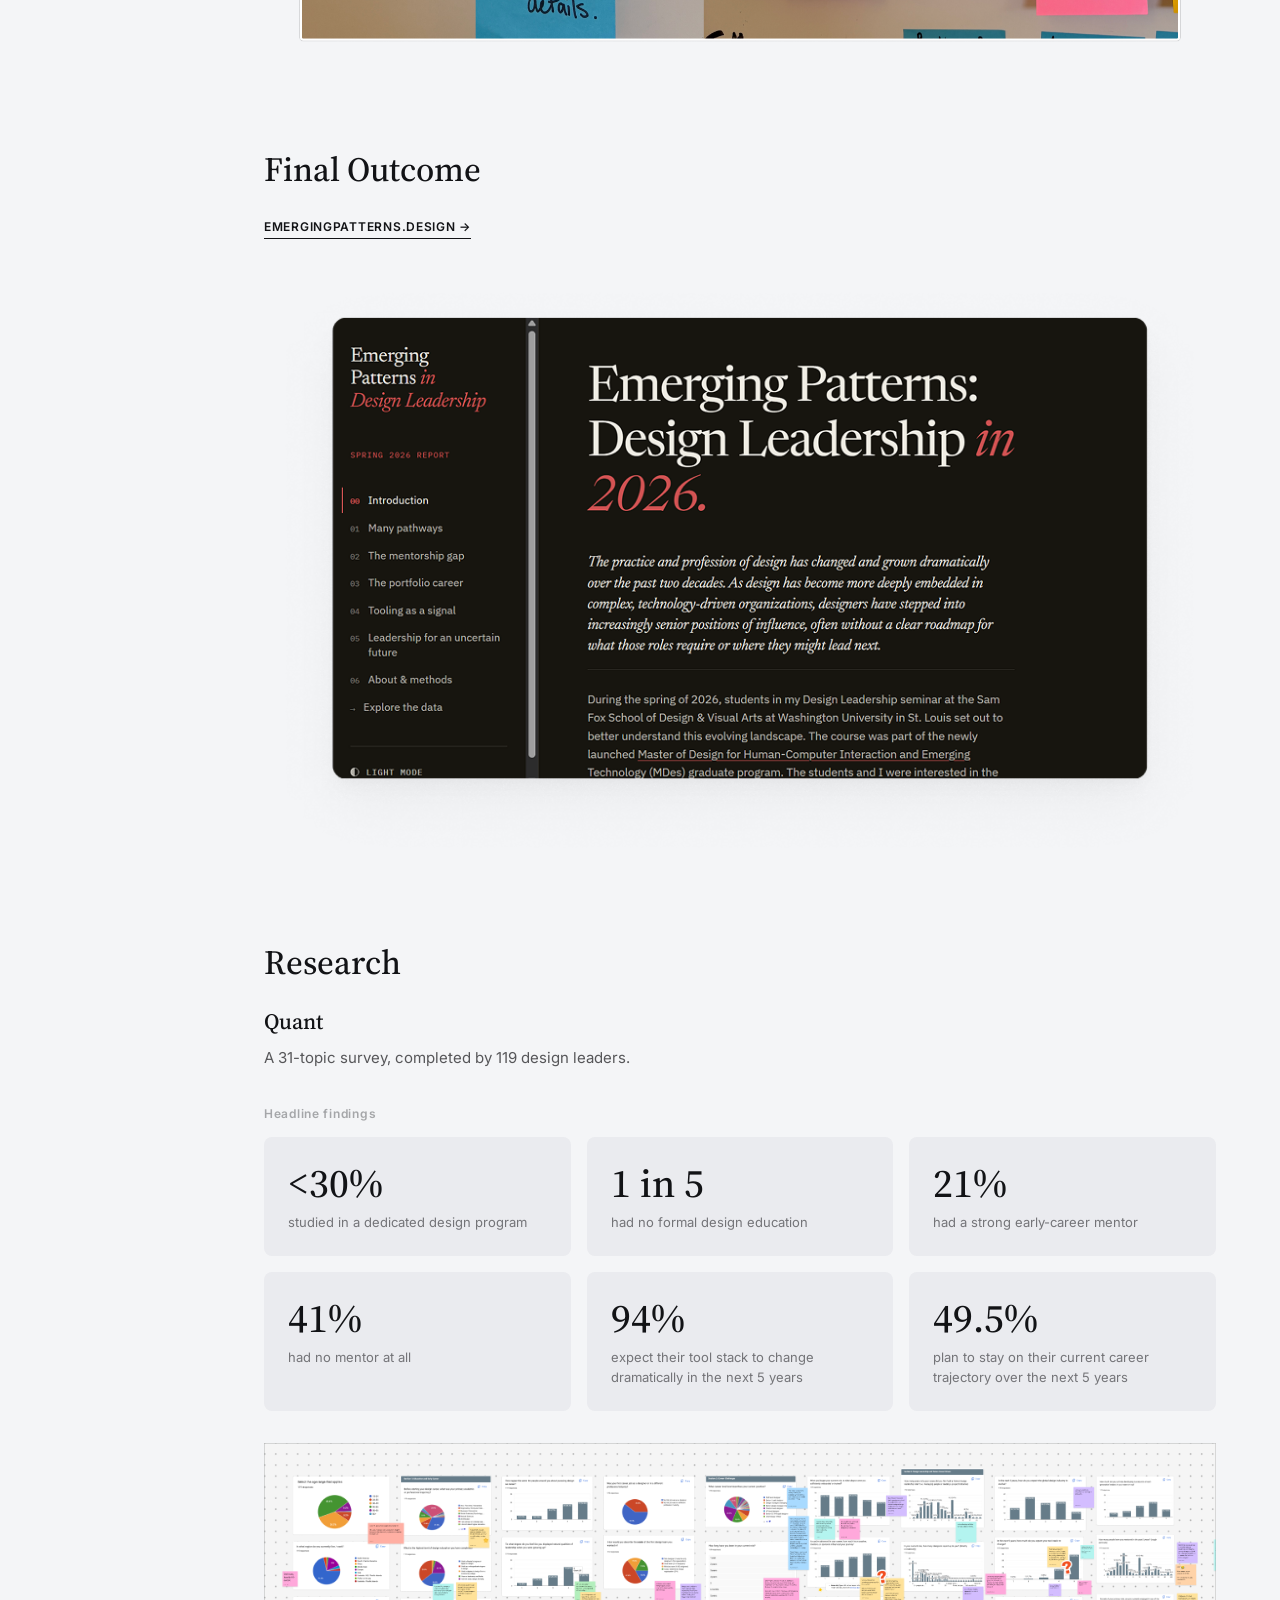
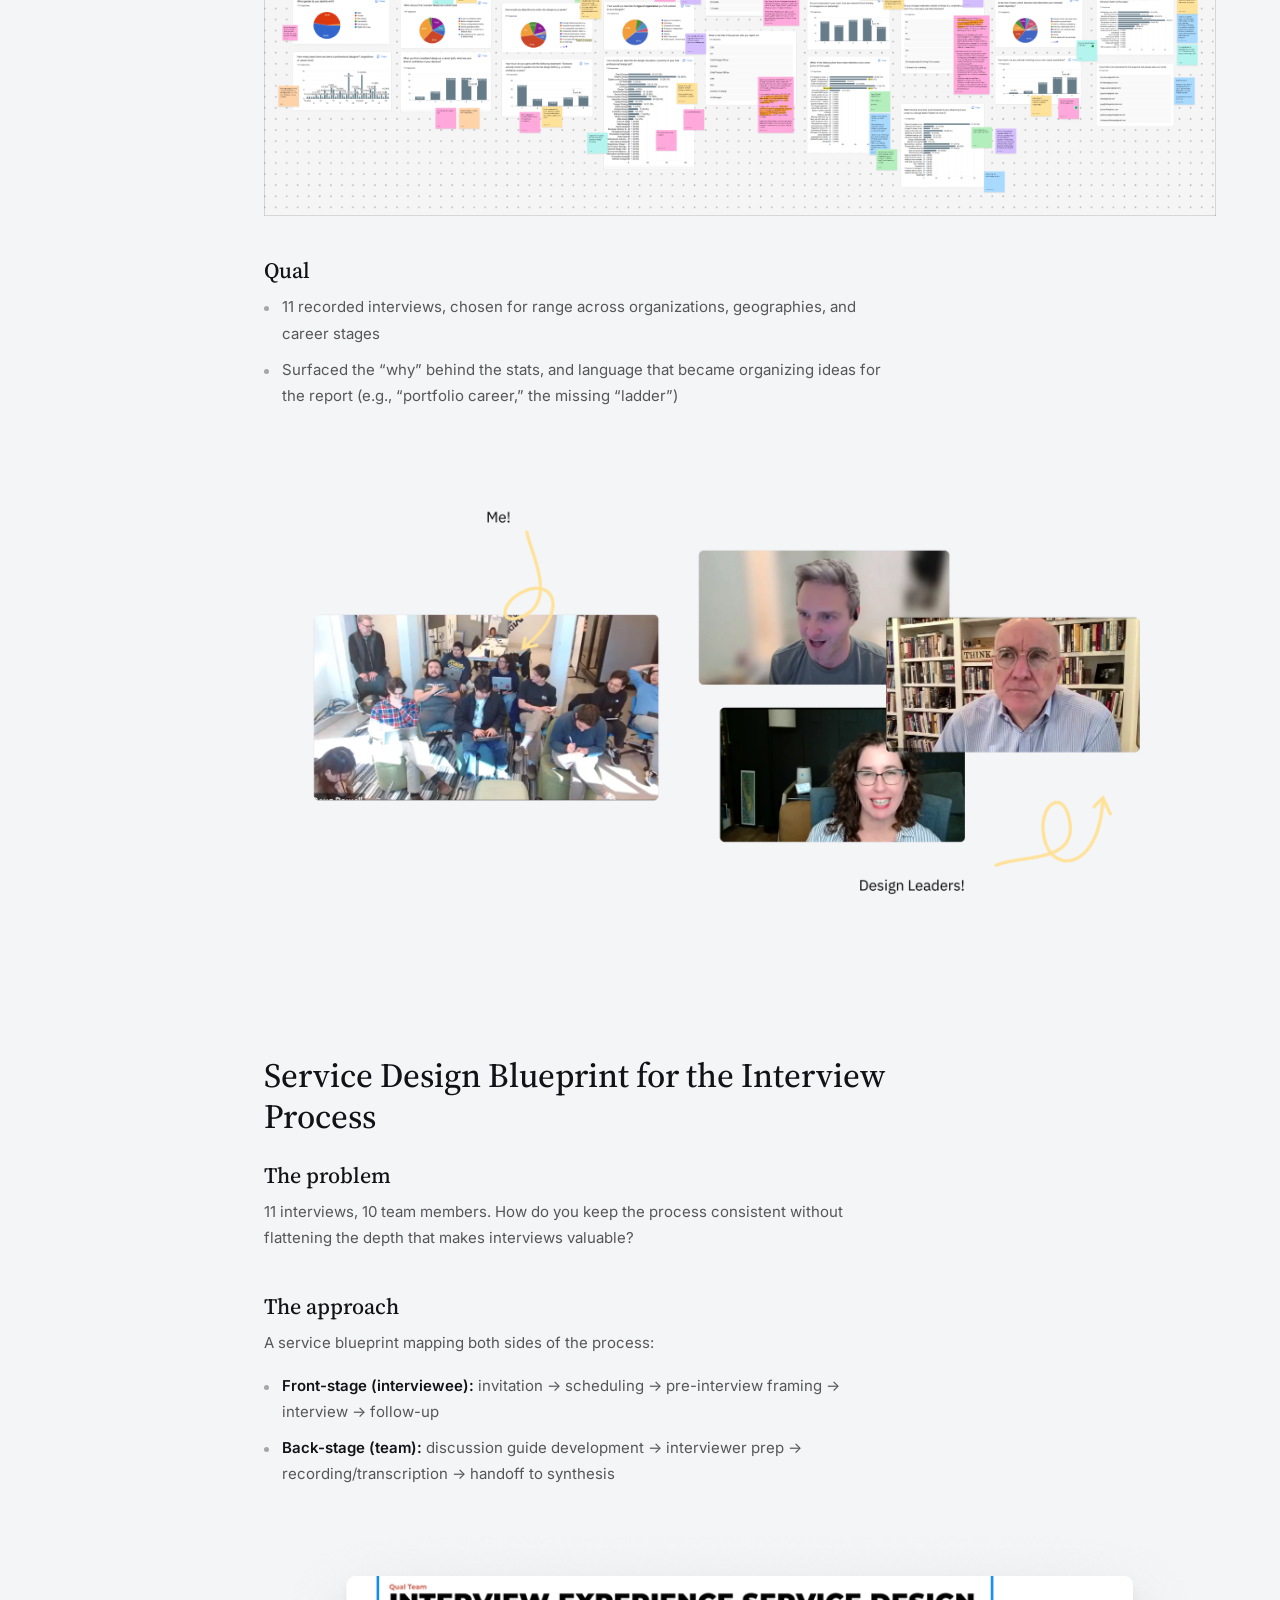
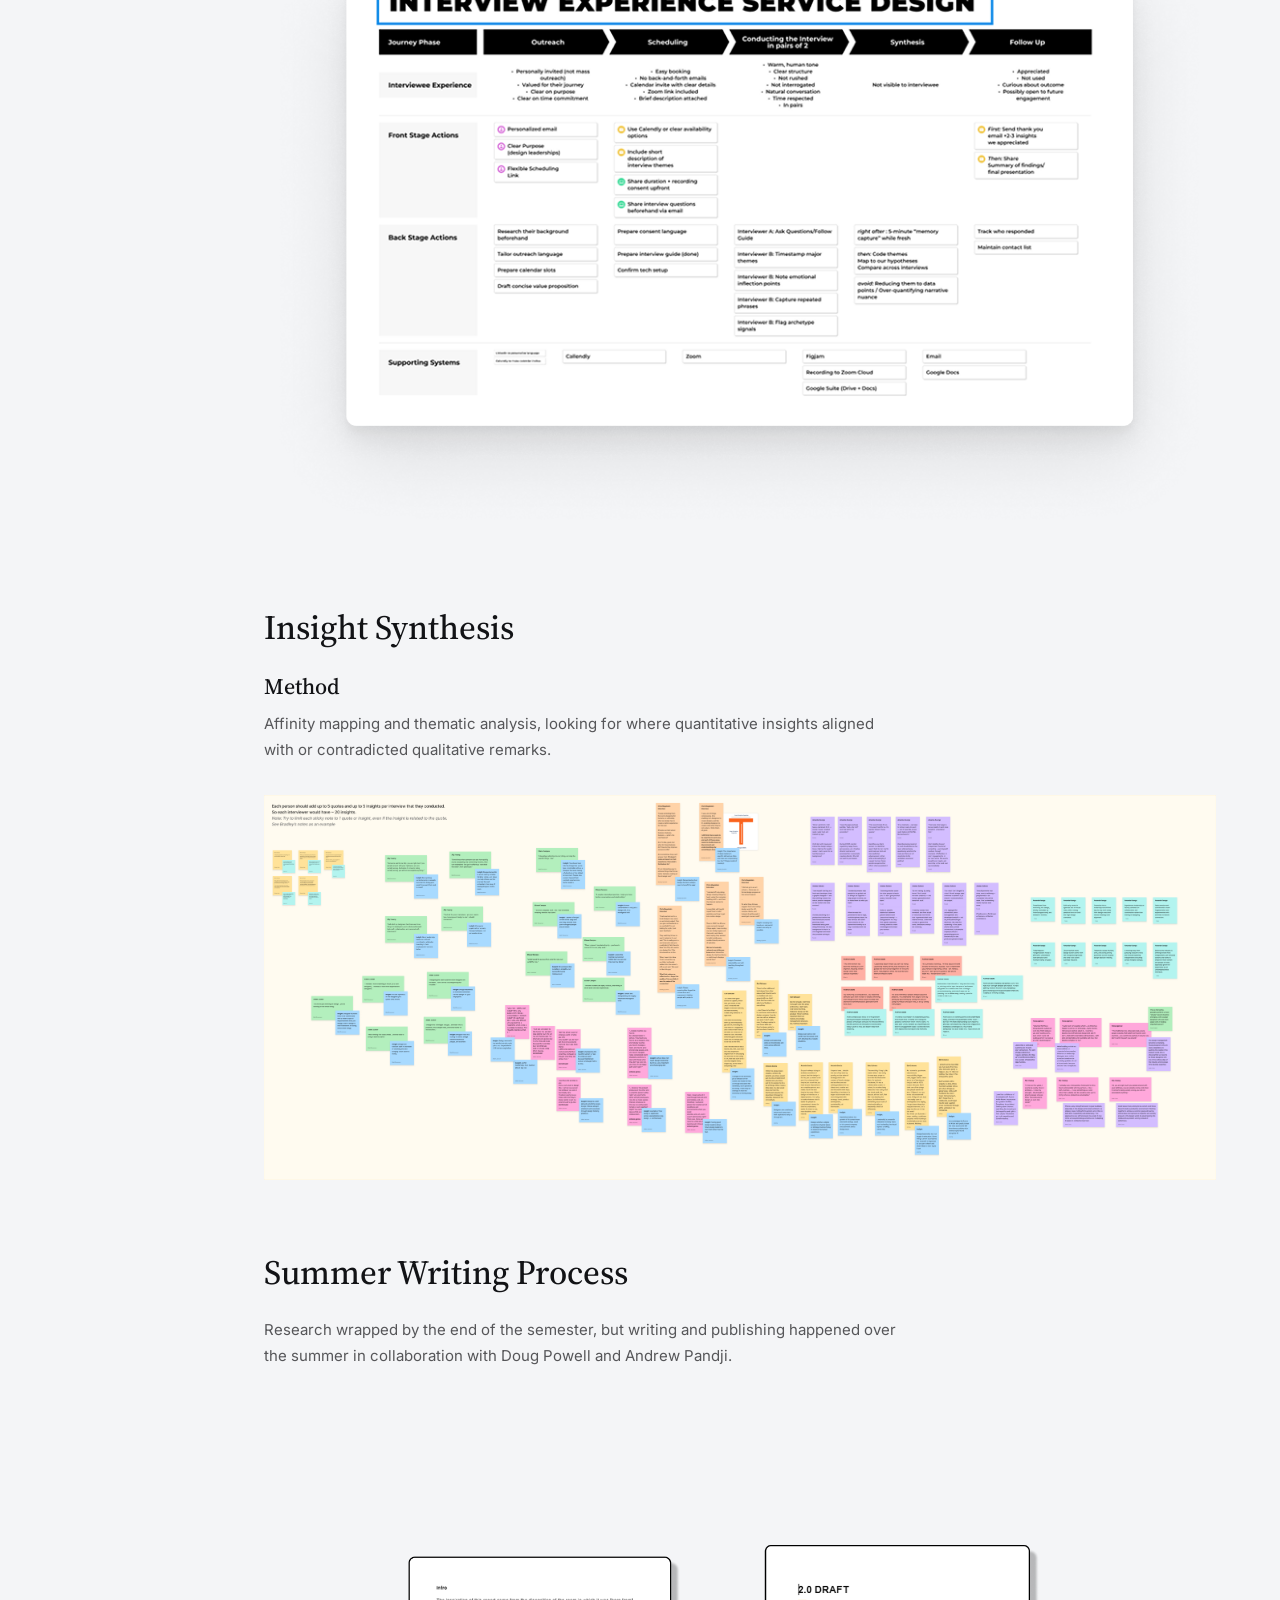
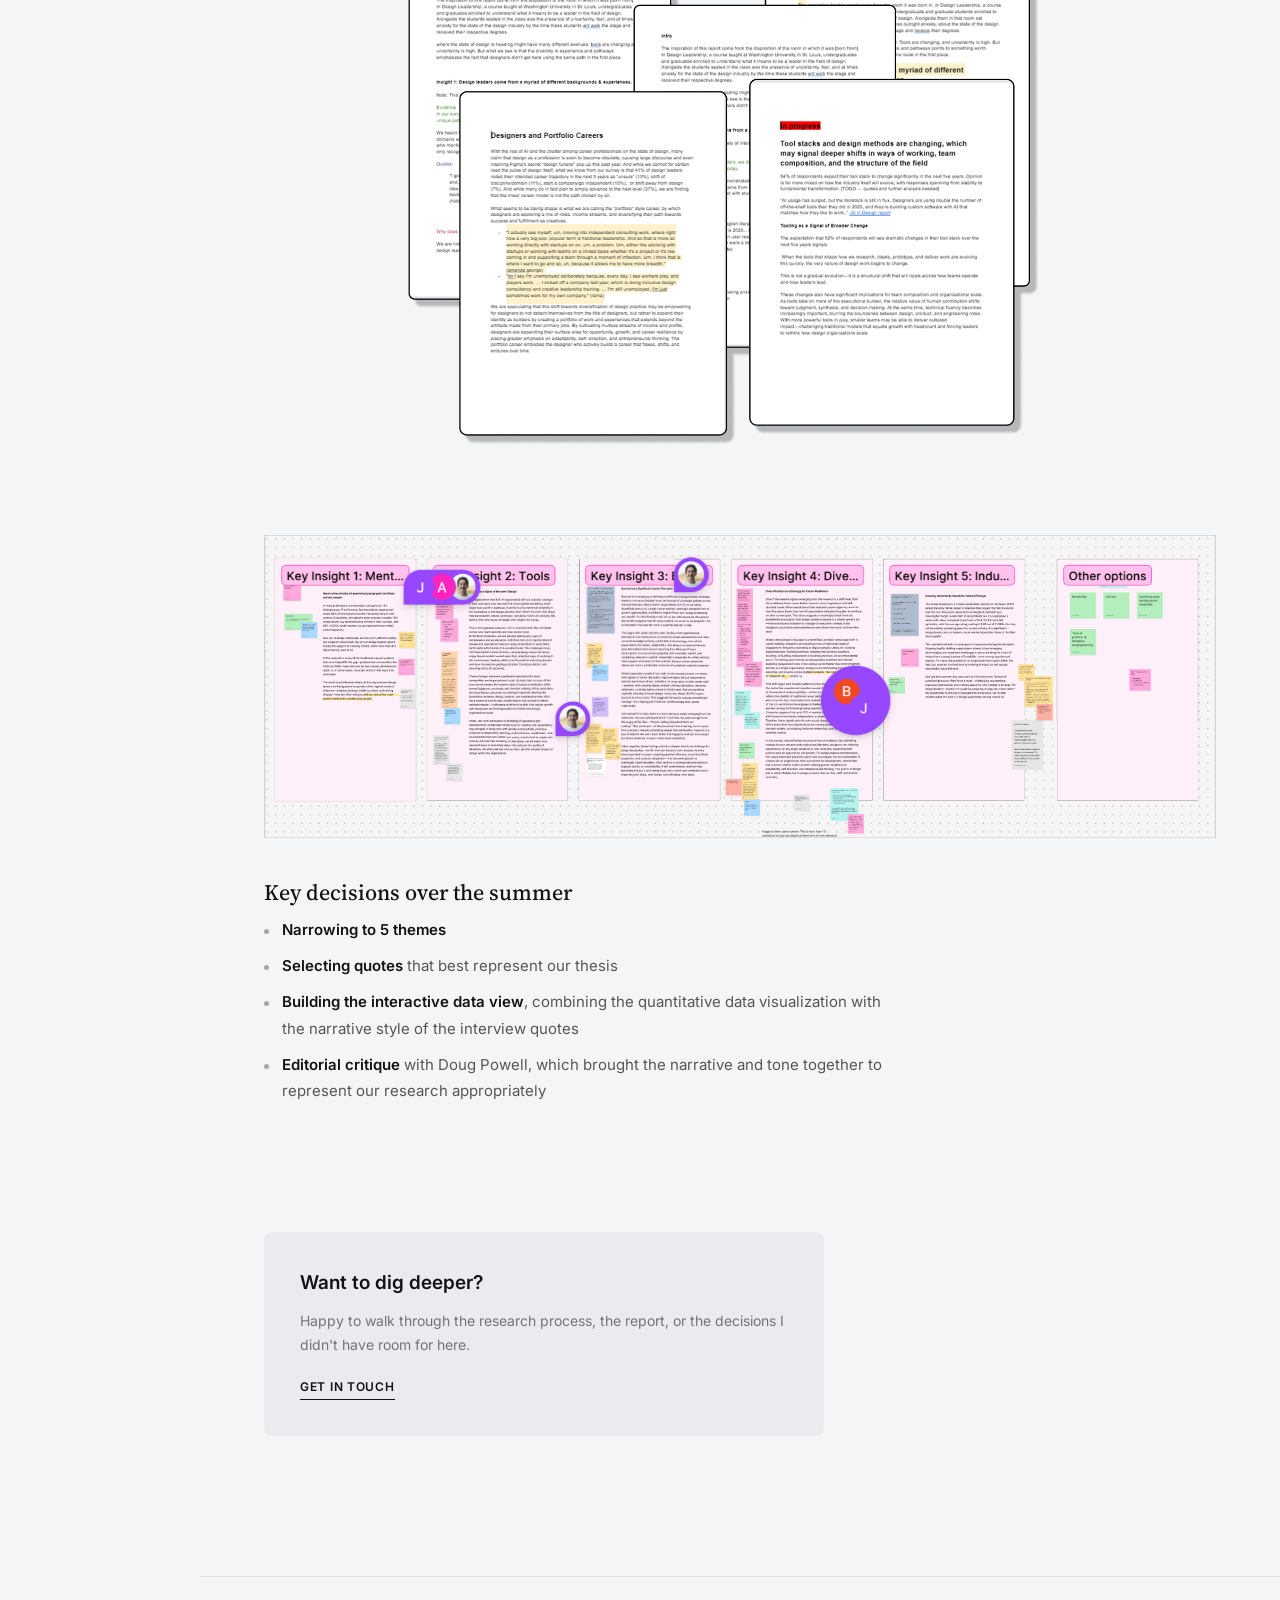
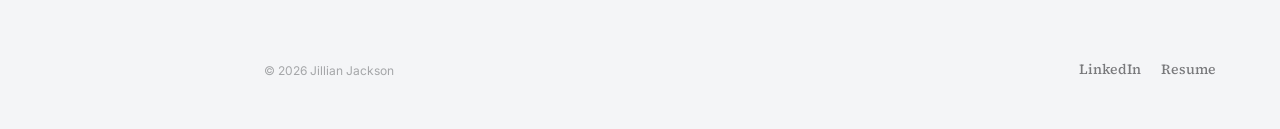
<file: case-studies/design-leadership.html>
<!DOCTYPE html>
<html lang="en">
<head>
  <meta charset="UTF-8" />
  <meta name="viewport" content="width=device-width, initial-scale=1.0" />
  <title>Design Leadership — Jillian Jackson</title>
  <link rel="icon" href="../assets/favicon/favicon.svg" type="image/svg+xml" />
  <link rel="icon" href="../assets/favicon/favicon-32.png" sizes="32x32" type="image/png" />
  <link rel="icon" href="../assets/favicon/favicon.ico" sizes="any" />
  <link rel="apple-touch-icon" href="../assets/favicon/apple-touch-icon.png" />
  <link rel="preconnect" href="https://fonts.googleapis.com" />
  <link href="https://fonts.googleapis.com/css2?family=Inter:wght@400;500;600;700&family=Source+Serif+4:ital,opsz,wght@0,8..60,300..700;1,8..60,300..700&family=IBM+Plex+Sans:wght@400;500;600&display=swap" rel="stylesheet" />
  <link rel="stylesheet" href="../assets/css/main.css?v=20261013" />
</head>
<body>

  <!-- TOP NAV -->
  <nav class="top-nav has-menu" aria-label="Primary">
    <a class="nav-logo logo-jj" href="../index.html" aria-label="Jillian Jackson, home"><span aria-hidden="true">J<span class="logo-rest"><span>illian&nbsp;</span></span>J<span class="logo-rest"><span>ackson</span></span></span></a>
    <ul class="nav-links">
      <li><a href="../index.html#work">Projects</a></li>
      <li><a href="../assets/Jillian-Jackson-Resume.pdf" target="_blank" rel="noopener">Resume</a></li>
      <li><a href="../about.html">About</a></li>
      <li><a href="../index.html">Home</a></li>
    </ul>
    <button class="menu-toggle" type="button" aria-label="Open menu" aria-expanded="false" aria-controls="case-menu">
      <span></span><span></span><span></span>
    </button>
  </nav>

  <!-- SIDEBAR -->
  <aside class="sidebar" id="case-menu">
    <a class="sidebar-back" href="../index.html">&larr; Work</a>
    <ul class="sidebar-nav" id="sidebar-nav">
      <li><a href="#overview" class="active">Overview</a></li>
      <li><a href="#outcome">Final Outcome</a></li>
      <li><a href="#research">Research</a></li>
      <li><a href="#quant" class="sub">Quant</a></li>
      <li><a href="#qual" class="sub">Qual</a></li>
      <li><a href="#service-design">Service Design</a></li>
      <li><a href="#synthesis">Synthesis</a></li>
      <li><a href="#writing">Writing Process</a></li>
    </ul>
  </aside>

  <!-- MAIN CONTENT -->
  <main class="main">

    <!-- PROJECT HEADER -->
    <div class="project-header" id="overview">
      <p class="project-label">Research Report</p>
      <h1 class="project-title">Emerging Patterns: Design Leadership in 2026</h1>
      <p class="project-subtitle">
        A public research report on the state of design leadership, produced by the Spring 2026 MDes Design Leadership seminar at the Sam Fox School of Design &amp; Visual Arts, Washington University in St. Louis, led by Doug Powell.
      </p>

      <div class="meta-grid">
        <div class="meta-col">
          <label>Timeline</label>
          <p>Spring 2026 research<br />Summer 2026 writing &amp; publication</p>
        </div>
        <div class="meta-col">
          <label>Role</label>
          <p>Led qualitative research and analysis; co-developed the interview service blueprint; co-wrote the report</p>
        </div>
        <div class="meta-col">
          <label>Team</label>
          <p>Jillian Jackson, Tejas Garg, Matt Grossman, Shawn Hao, Brian Lee, Jude Licea, Justin Ling, Andrew Pandji, Bradley Spudich, Ashley Xiang, with Doug Powell</p>
        </div>
        <div class="meta-col">
          <label>Context</label>
          <p>MDes Design Leadership Seminar, Sam Fox School, WashU</p>
        </div>
      </div>
    </div>

    <!-- OVERVIEW -->
    <section class="section">
      <h2 class="section-heading">Overview</h2>

      <h3 class="section-subheading">The question</h3>
      <p class="section-lead">How do designers actually become leaders, and what lets them keep leading as the profession keeps changing?</p>

      <h3 class="section-subheading">The research</h3>
      <ul class="section-list">
        <li>119 design leaders surveyed across 31 topics</li>
        <li>11 in-depth interviews with leaders across a global range of organizations</li>
        <li>Published as an interactive report with 5 themes and a filterable data-explore view</li>
      </ul>
      <img class="case-img" src="../assets/images/DESIGNLEADERSHIP/DesignDefined.png" alt="How the report defines design" loading="lazy" />
    </section>

    <!-- FINAL OUTCOME -->
    <section class="section" id="outcome">
      <h2 class="section-heading">Final Outcome</h2>
      <a class="cta-link" href="https://www.emergingpatterns.design/" target="_blank" rel="noopener">emergingpatterns.design &rarr;</a>
      <img class="case-img" src="../assets/images/thumbnails/DESIGNLEADERSHIPTHUMBNAIL.png" alt="Emerging Patterns: Design Leadership in 2026 report website" loading="lazy" />
    </section>

    <!-- RESEARCH -->
    <section class="section" id="research">
      <h2 class="section-heading">Research</h2>

      <div id="quant">
        <h3 class="section-subheading">Quant</h3>
        <p class="section-body">A 31-topic survey, completed by 119 design leaders.</p>

        <p class="section-label">Headline findings</p>
        <div class="stat-grid">
          <div class="stat">
            <p class="stat-num">&lt;30%</p>
            <p class="stat-label">studied in a dedicated design program</p>
          </div>
          <div class="stat">
            <p class="stat-num">1 in 5</p>
            <p class="stat-label">had no formal design education</p>
          </div>
          <div class="stat">
            <p class="stat-num">21%</p>
            <p class="stat-label">had a strong early-career mentor</p>
          </div>
          <div class="stat">
            <p class="stat-num">41%</p>
            <p class="stat-label">had no mentor at all</p>
          </div>
          <div class="stat">
            <p class="stat-num">94%</p>
            <p class="stat-label">expect their tool stack to change dramatically in the next 5 years</p>
          </div>
          <div class="stat">
            <p class="stat-num">49.5%</p>
            <p class="stat-label">plan to stay on their current career trajectory over the next 5 years</p>
          </div>
        </div>

        <img class="case-img" src="../assets/images/DESIGNLEADERSHIP/QuantAnalysis.png" alt="Quantitative survey analysis" loading="lazy" />
      </div>

      <div id="qual">
        <h3 class="section-subheading">Qual</h3>
        <ul class="section-list">
          <li>11 recorded interviews, chosen for range across organizations, geographies, and career stages</li>
          <li>Surfaced the &ldquo;why&rdquo; behind the stats, and language that became organizing ideas for the report (e.g., &ldquo;portfolio career,&rdquo; the missing &ldquo;ladder&rdquo;)</li>
        </ul>
        <img class="case-img" src="../assets/images/DESIGNLEADERSHIP/InterviewsTransparent.png" alt="The seminar interviewing design leaders over video call" loading="lazy" />
      </div>
    </section>

    <!-- SERVICE DESIGN -->
    <section class="section" id="service-design">
      <h2 class="section-heading">Service Design Blueprint for the Interview Process</h2>

      <h3 class="section-subheading">The problem</h3>
      <p class="section-body">
        11 interviews, 10 team members. How do you keep the process consistent without flattening the depth that makes interviews valuable?
      </p>

      <h3 class="section-subheading">The approach</h3>
      <p class="section-body">A service blueprint mapping both sides of the process:</p>
      <ul class="section-list">
        <li><strong>Front-stage (interviewee):</strong> invitation &rarr; scheduling &rarr; pre-interview framing &rarr; interview &rarr; follow-up</li>
        <li><strong>Back-stage (team):</strong> discussion guide development &rarr; interviewer prep &rarr; recording/transcription &rarr; handoff to synthesis</li>
      </ul>
      <img class="case-img" src="../assets/images/DESIGNLEADERSHIP/ServiceDesign.png" alt="Service blueprint of the interview process" loading="lazy" />
    </section>

    <!-- SYNTHESIS -->
    <section class="section" id="synthesis">
      <h2 class="section-heading">Insight Synthesis</h2>

      <h3 class="section-subheading">Method</h3>
      <p class="section-body">
        Affinity mapping and thematic analysis, looking for where quantitative insights aligned with or contradicted qualitative remarks.
      </p>
      <img class="case-img" src="../assets/images/DESIGNLEADERSHIP/Qualtitative%20Interview%20Insights.png" alt="Affinity map of interview quotes and insights" loading="lazy" />
    </section>

    <!-- WRITING PROCESS -->
    <section class="section" id="writing">
      <h2 class="section-heading">Summer Writing Process</h2>
      <p class="section-body">
        Research wrapped by the end of the semester, but writing and publishing happened over the summer in collaboration with Doug Powell and Andrew Pandji.
      </p>
      <img class="case-img" src="../assets/images/DESIGNLEADERSHIP/Drafts.png" alt="Report drafts" loading="lazy" />
      <img class="case-img" src="../assets/images/DESIGNLEADERSHIP/Copy%20Drafts.png" alt="Copy drafts for each of the key insights" loading="lazy" />

      <h3 class="section-subheading">Key decisions over the summer</h3>
      <ul class="section-list">
        <li><strong>Narrowing to 5 themes</strong></li>
        <li><strong>Selecting quotes</strong> that best represent our thesis</li>
        <li><strong>Building the interactive data view</strong>, combining the quantitative data visualization with the narrative style of the interview quotes</li>
        <li><strong>Editorial critique</strong> with Doug Powell, which brought the narrative and tone together to represent our research appropriately</li>
      </ul>
    </section>

    <!-- CONTACT -->
    <section class="section">
      <div class="cta-block">
        <h3>Want to dig deeper?</h3>
        <p>Happy to walk through the research process, the report, or the decisions I didn't have room for here.</p>
        <a class="cta-link" href="mailto:jillianjacksondesign@gmail.com">Get in touch</a>
      </div>
    </section>

  </main>

  <!-- FOOTER -->
  <footer>
    <div class="footer-bottom">
      <p class="footer-credit">&copy; 2026 Jillian Jackson</p>
      <ul class="footer-links">
        <li><a href="https://www.linkedin.com/in/jillianmjackson" target="_blank" rel="noopener">LinkedIn</a></li>
        <li><a href="../assets/Jillian-Jackson-Resume.pdf" target="_blank" rel="noopener">Resume</a></li>
      </ul>
    </div>
  </footer>

  <script src="../assets/js/scrollspy.js?v=20261013"></script>
  <script src="../assets/js/menu.js?v=20261013"></script>
</body>
</html>
</file>
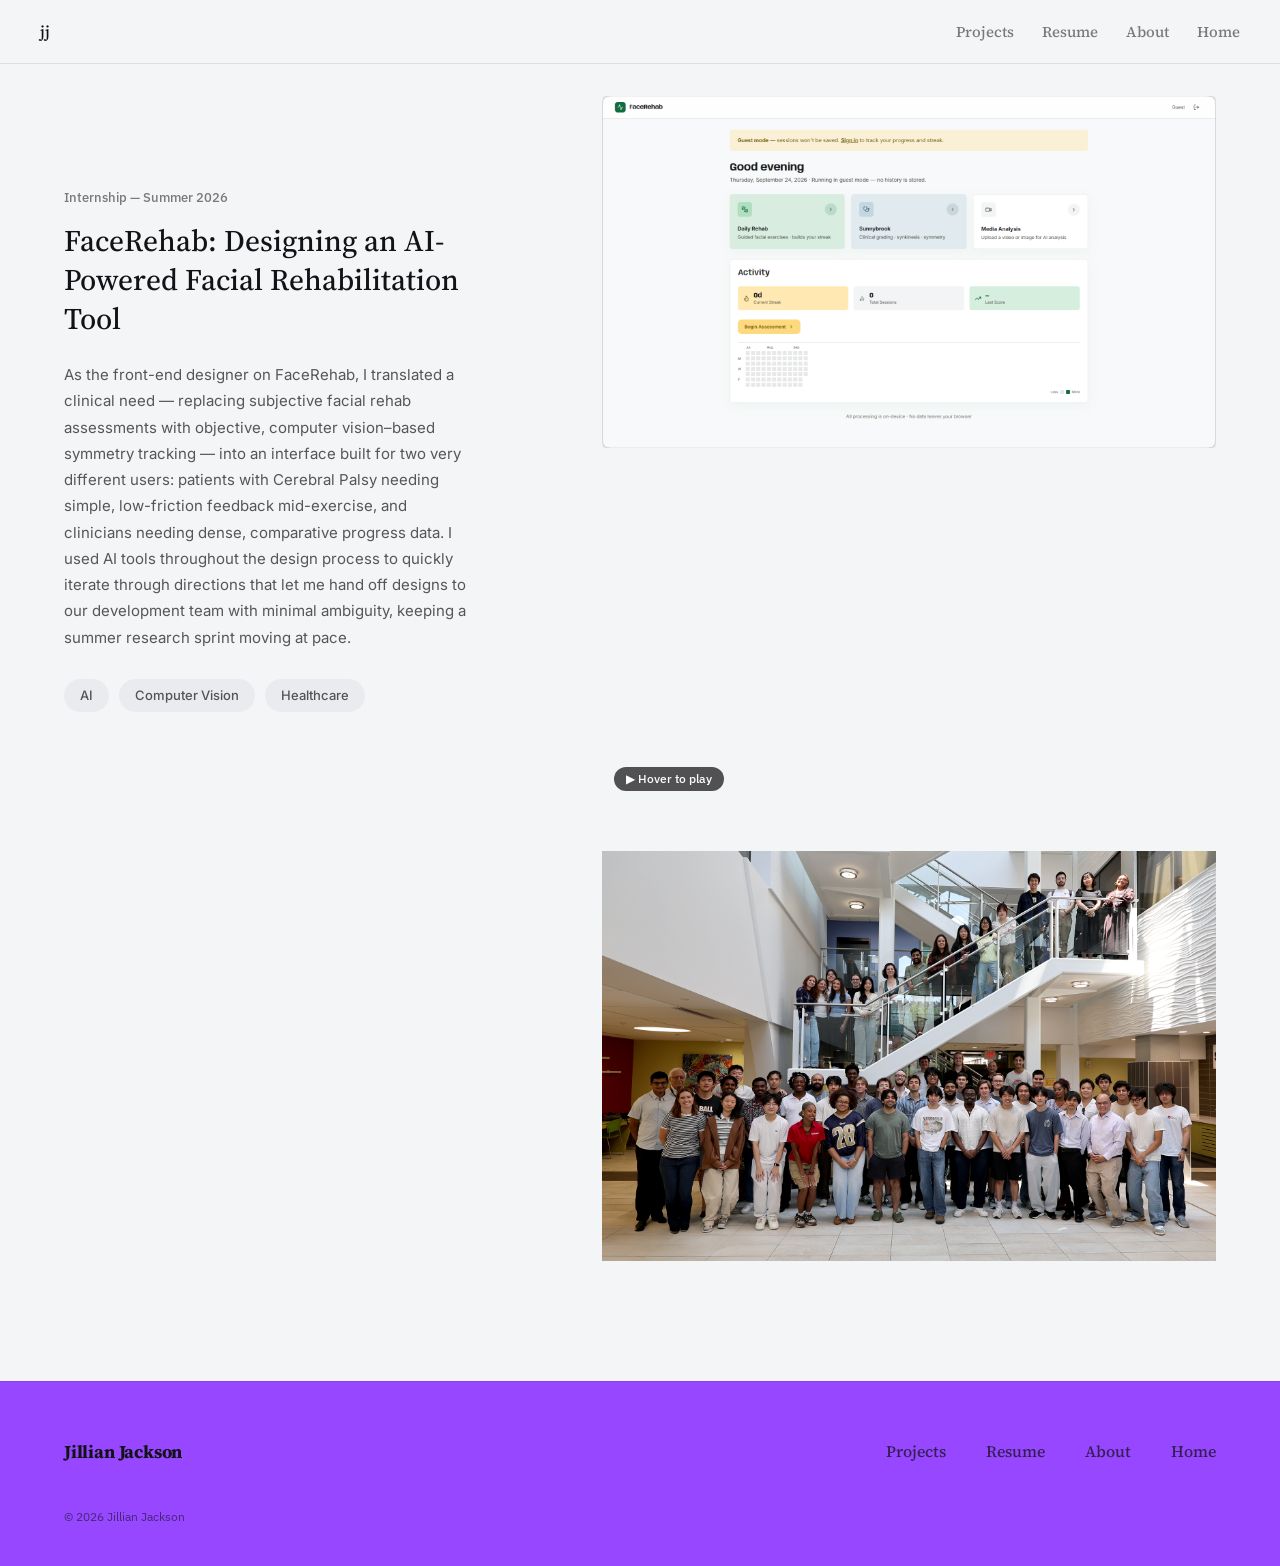
<file: case-studies/facerehab.html>
<!DOCTYPE html>
<html lang="en">
<head>
  <meta charset="UTF-8" />
  <meta name="viewport" content="width=device-width, initial-scale=1.0" />
  <title>FaceRehab — Jillian Jackson</title>
  <link rel="icon" href="../assets/favicon/favicon.svg" type="image/svg+xml" />
  <link rel="icon" href="../assets/favicon/favicon-32.png" sizes="32x32" type="image/png" />
  <link rel="icon" href="../assets/favicon/favicon.ico" sizes="any" />
  <link rel="apple-touch-icon" href="../assets/favicon/apple-touch-icon.png" />
  <link rel="preconnect" href="https://fonts.googleapis.com" />
  <link href="https://fonts.googleapis.com/css2?family=Inter:wght@400;500;600;700&family=Source+Serif+4:ital,opsz,wght@0,8..60,300..700;1,8..60,300..700&family=IBM+Plex+Sans:wght@400;500;600&display=swap" rel="stylesheet" />
  <link rel="stylesheet" href="../assets/css/main.css?v=20261013" />
</head>
<body>

  <!-- TOP NAV -->
  <nav class="top-nav" aria-label="Primary">
    <a class="nav-logo logo-jj" href="../index.html" aria-label="Jillian Jackson, home"><span aria-hidden="true">J<span class="logo-rest"><span>illian&nbsp;</span></span>J<span class="logo-rest"><span>ackson</span></span></span></a>
    <ul class="nav-links">
      <li><a href="../index.html#work">Projects</a></li>
      <li><a href="../assets/Jillian-Jackson-Resume.pdf" target="_blank" rel="noopener">Resume</a></li>
      <li><a href="../about.html">About</a></li>
      <li><a href="../index.html">Home</a></li>
    </ul>
  </nav>

  <div class="shallow-body">

  <!-- STICKY LEFT COLUMN -->
  <aside class="shallow-left">
    <p class="shallow-meta">Internship &mdash; Summer 2026</p>
    <h1 class="shallow-title">FaceRehab: Designing an AI-Powered Facial Rehabilitation Tool</h1>
    <p class="shallow-desc">
      As the front-end designer on FaceRehab, I translated a clinical need — replacing subjective facial rehab assessments with objective, computer vision–based symmetry tracking — into an interface built for two very different users: patients with Cerebral Palsy needing simple, low-friction feedback mid-exercise, and clinicians needing dense, comparative progress data. I used AI tools throughout the design process to quickly iterate through directions that let me hand off designs to our development team with minimal ambiguity, keeping a summer research sprint moving at pace.
    </p>
    <div class="shallow-tags">
      <span class="shallow-tag">AI</span>
      <span class="shallow-tag">Computer Vision</span>
      <span class="shallow-tag">Healthcare</span>
    </div>
  </aside>

  <!-- SCROLLING RIGHT COLUMN -->
  <main class="shallow-right">
    <figure class="shallow-shot">
      <img class="shallow-media" src="../assets/images/FACIALREHAB/FaceRehabDashboard.png" alt="FaceRehab dashboard" loading="lazy" />
      <figcaption class="shallow-caption"><!-- TODO: add description --></figcaption>
    </figure>

    <figure class="shallow-shot">
      <video class="shallow-media hover-video" src="../assets/images/FACIALREHAB/facerehabdemo.mp4#t=0.1" muted loop playsinline preload="metadata"></video>
      <figcaption class="shallow-caption"><!-- TODO: add description --></figcaption>
    </figure>

    <figure class="shallow-shot">
      <img class="shallow-media" src="../assets/images/AGENTIC%20NETWORK/DTRCGROUPPHOTO.png" alt="DTRC summer cohort group photo" loading="lazy" />
      <figcaption class="shallow-caption"><!-- TODO: add description --></figcaption>
    </figure>
  </main>

  </div>

  <!-- FOOTER -->
  <footer class="landing-footer">
    <nav class="landing-nav" aria-label="Footer">
      <a class="nav-logo" href="../index.html">Jillian Jackson</a>
      <ul class="nav-links">
        <li><a href="../index.html#work">Projects</a></li>
        <li><a href="../assets/Jillian-Jackson-Resume.pdf" target="_blank" rel="noopener">Resume</a></li>
        <li><a href="../about.html">About</a></li>
        <li><a href="../index.html">Home</a></li>
      </ul>
    </nav>
    <p class="footer-credit">&copy; 2026 Jillian Jackson</p>
  </footer>

  <script src="../assets/js/hover-video.js?v=20261013"></script>
</body>
</html>
</file>
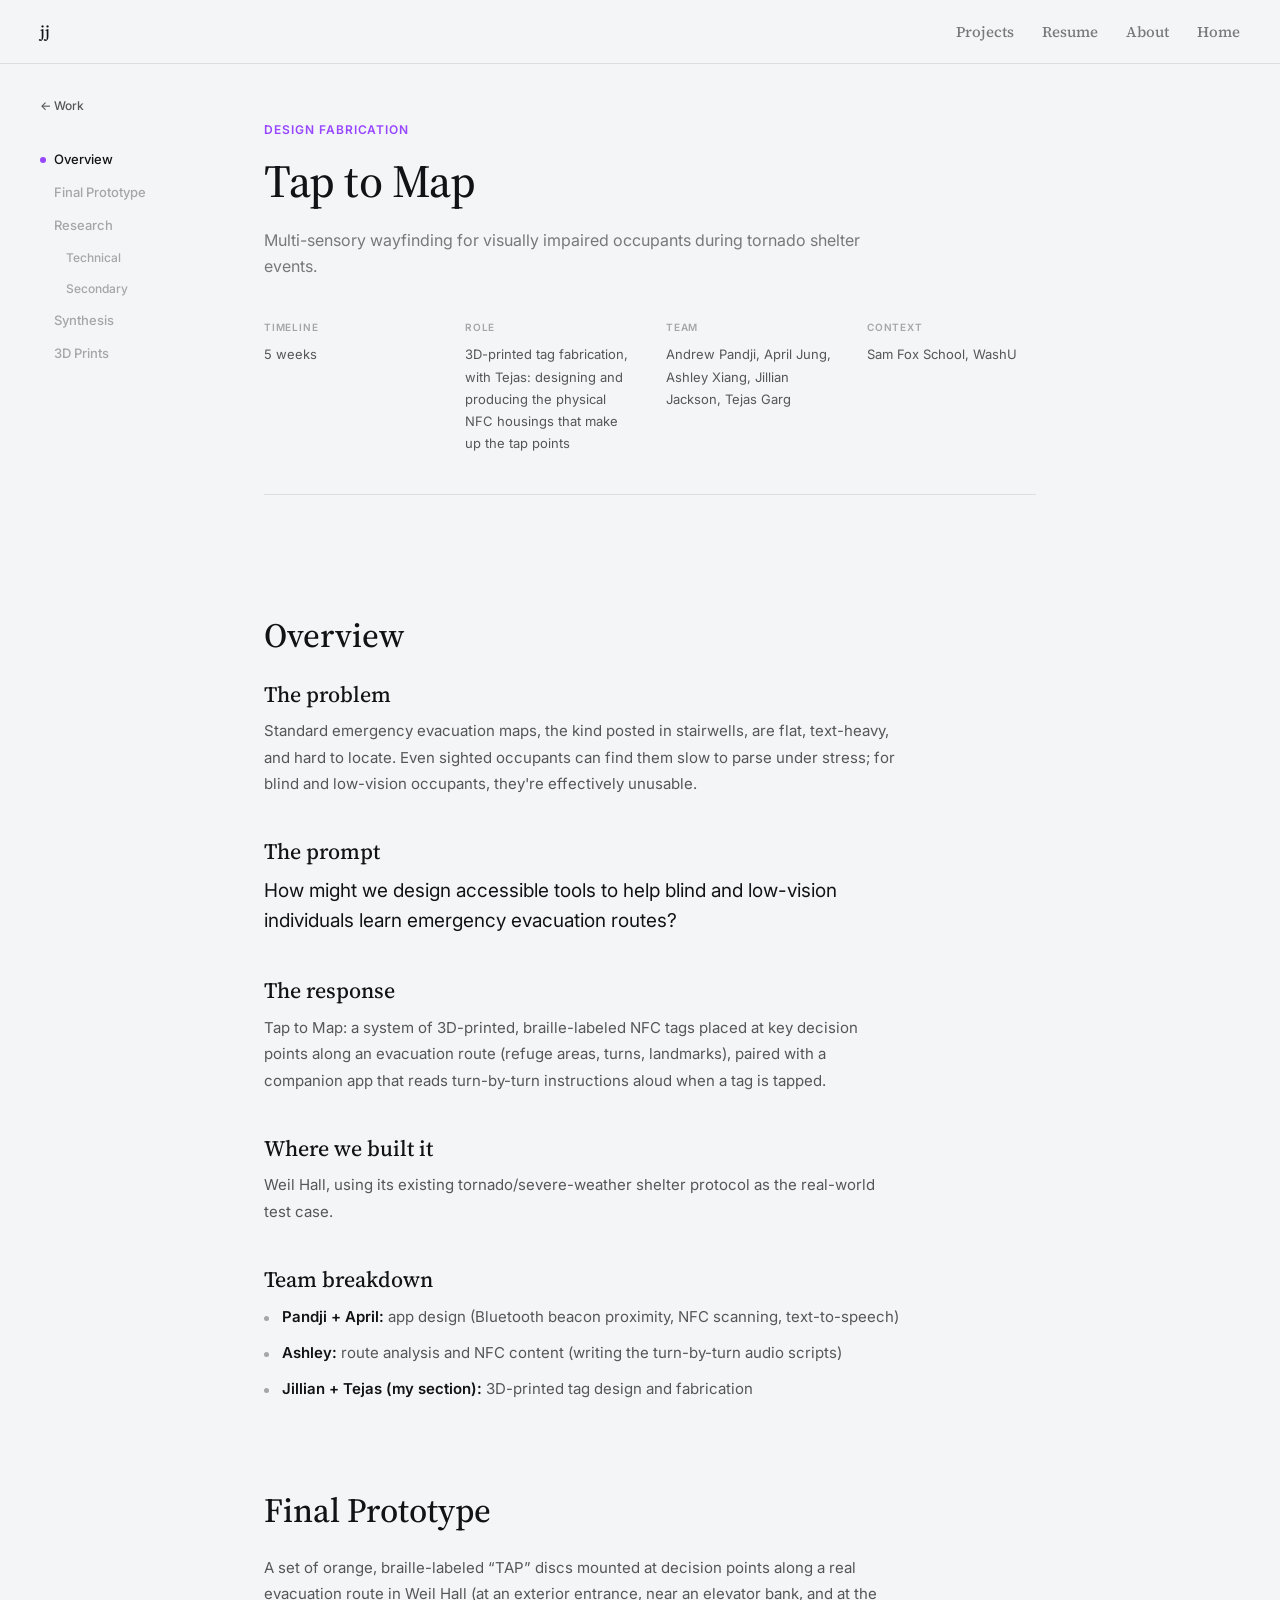
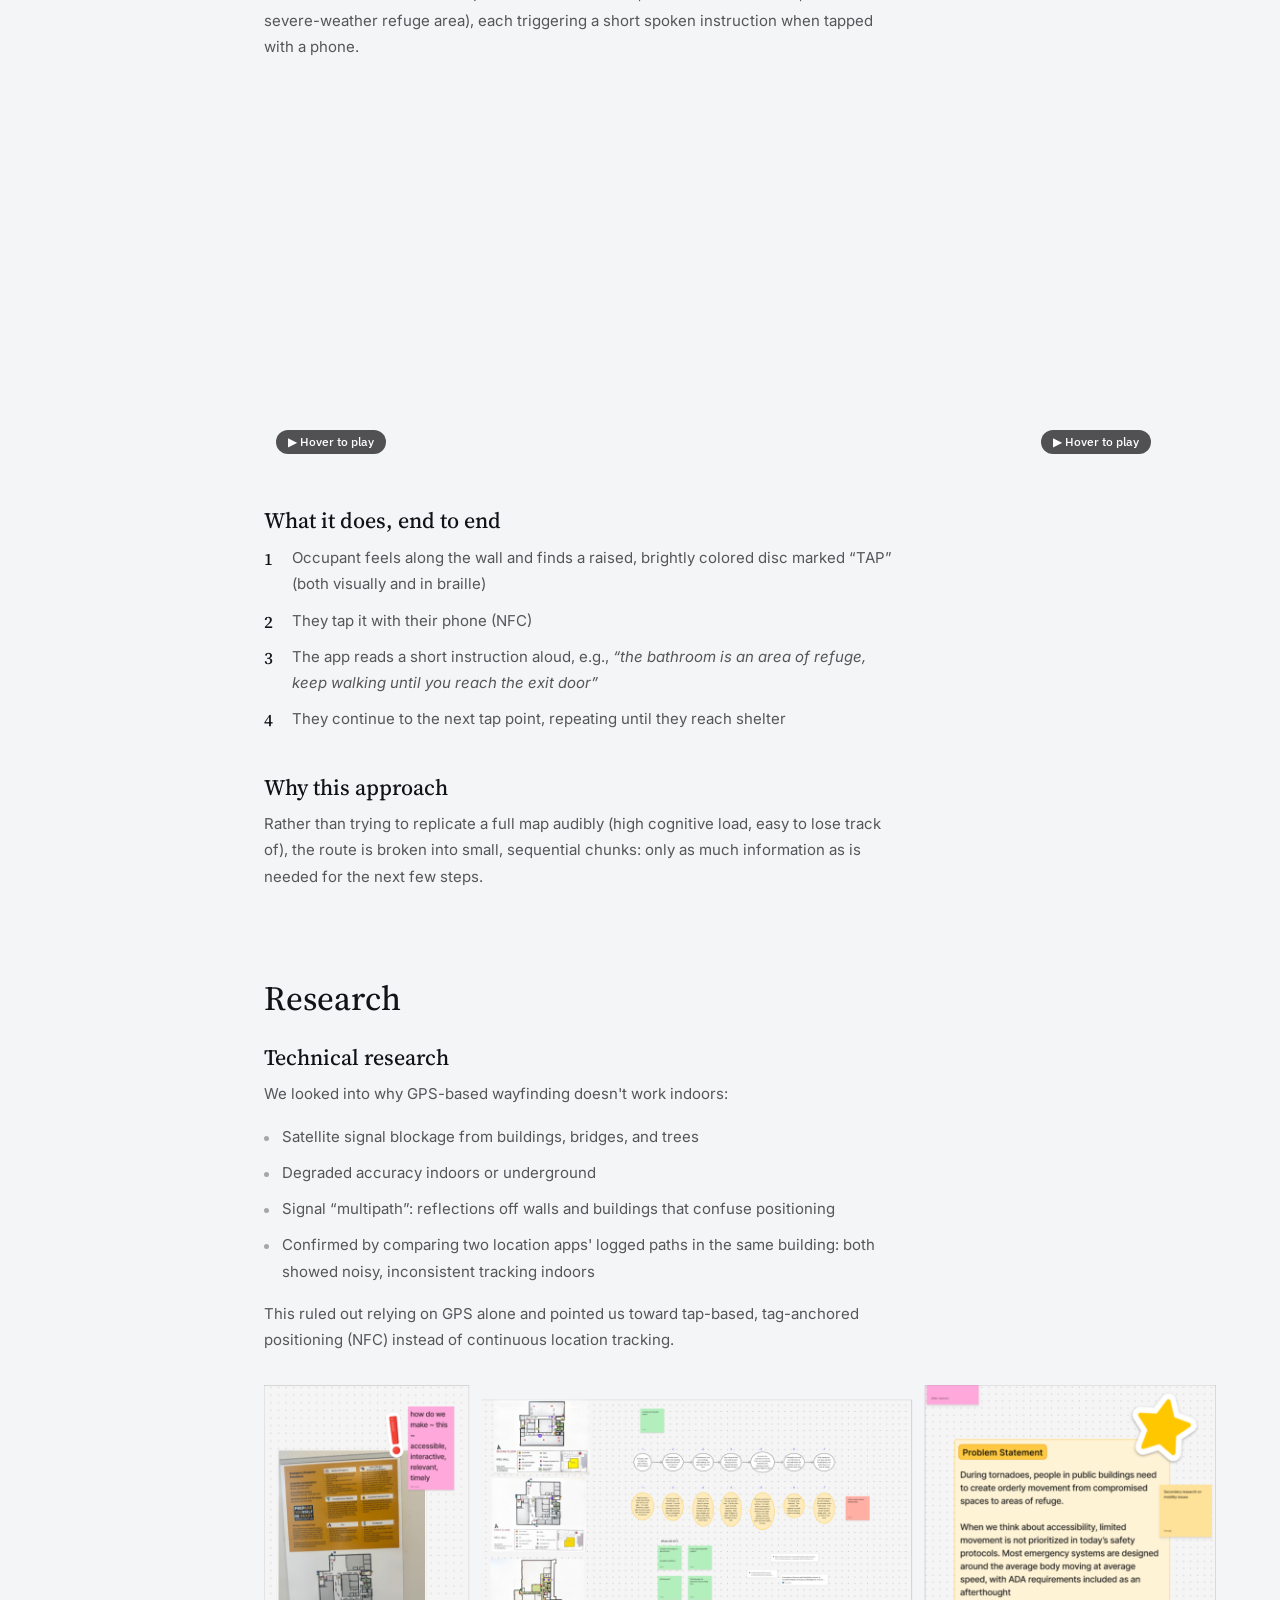
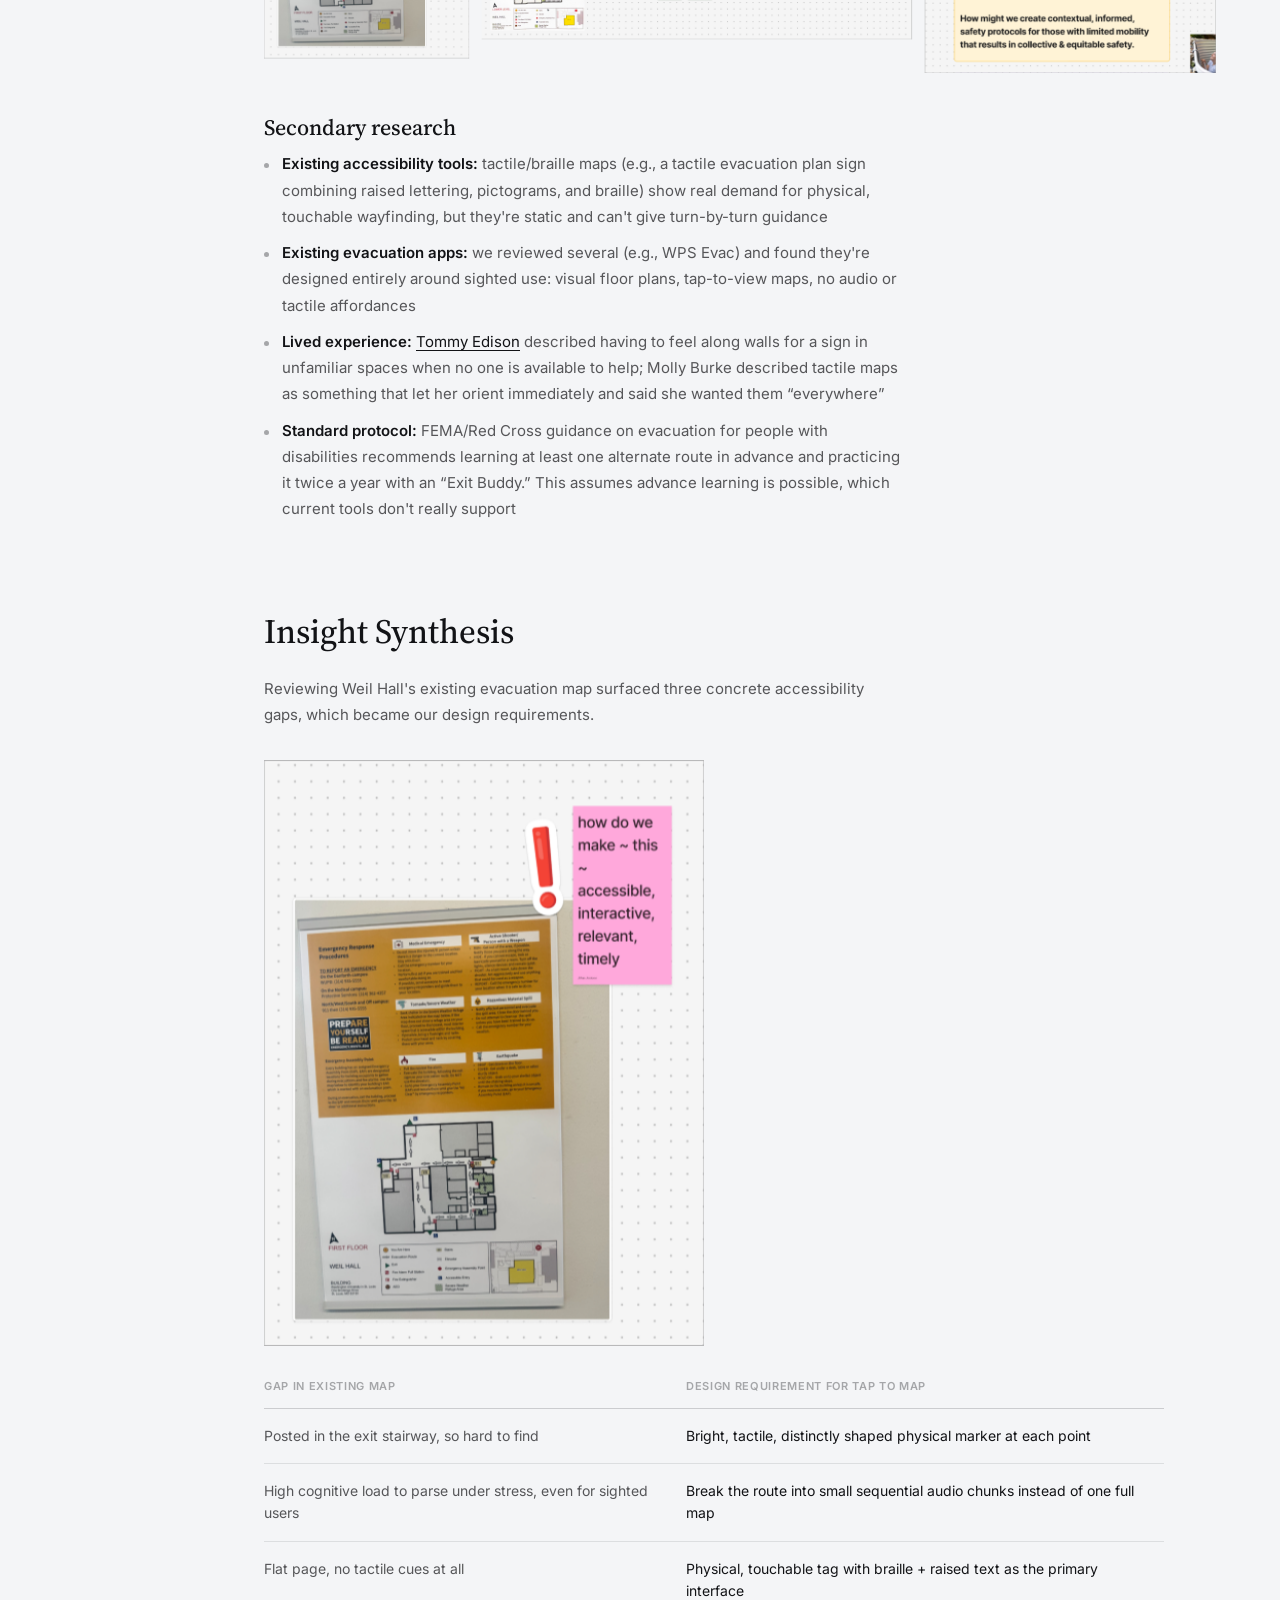
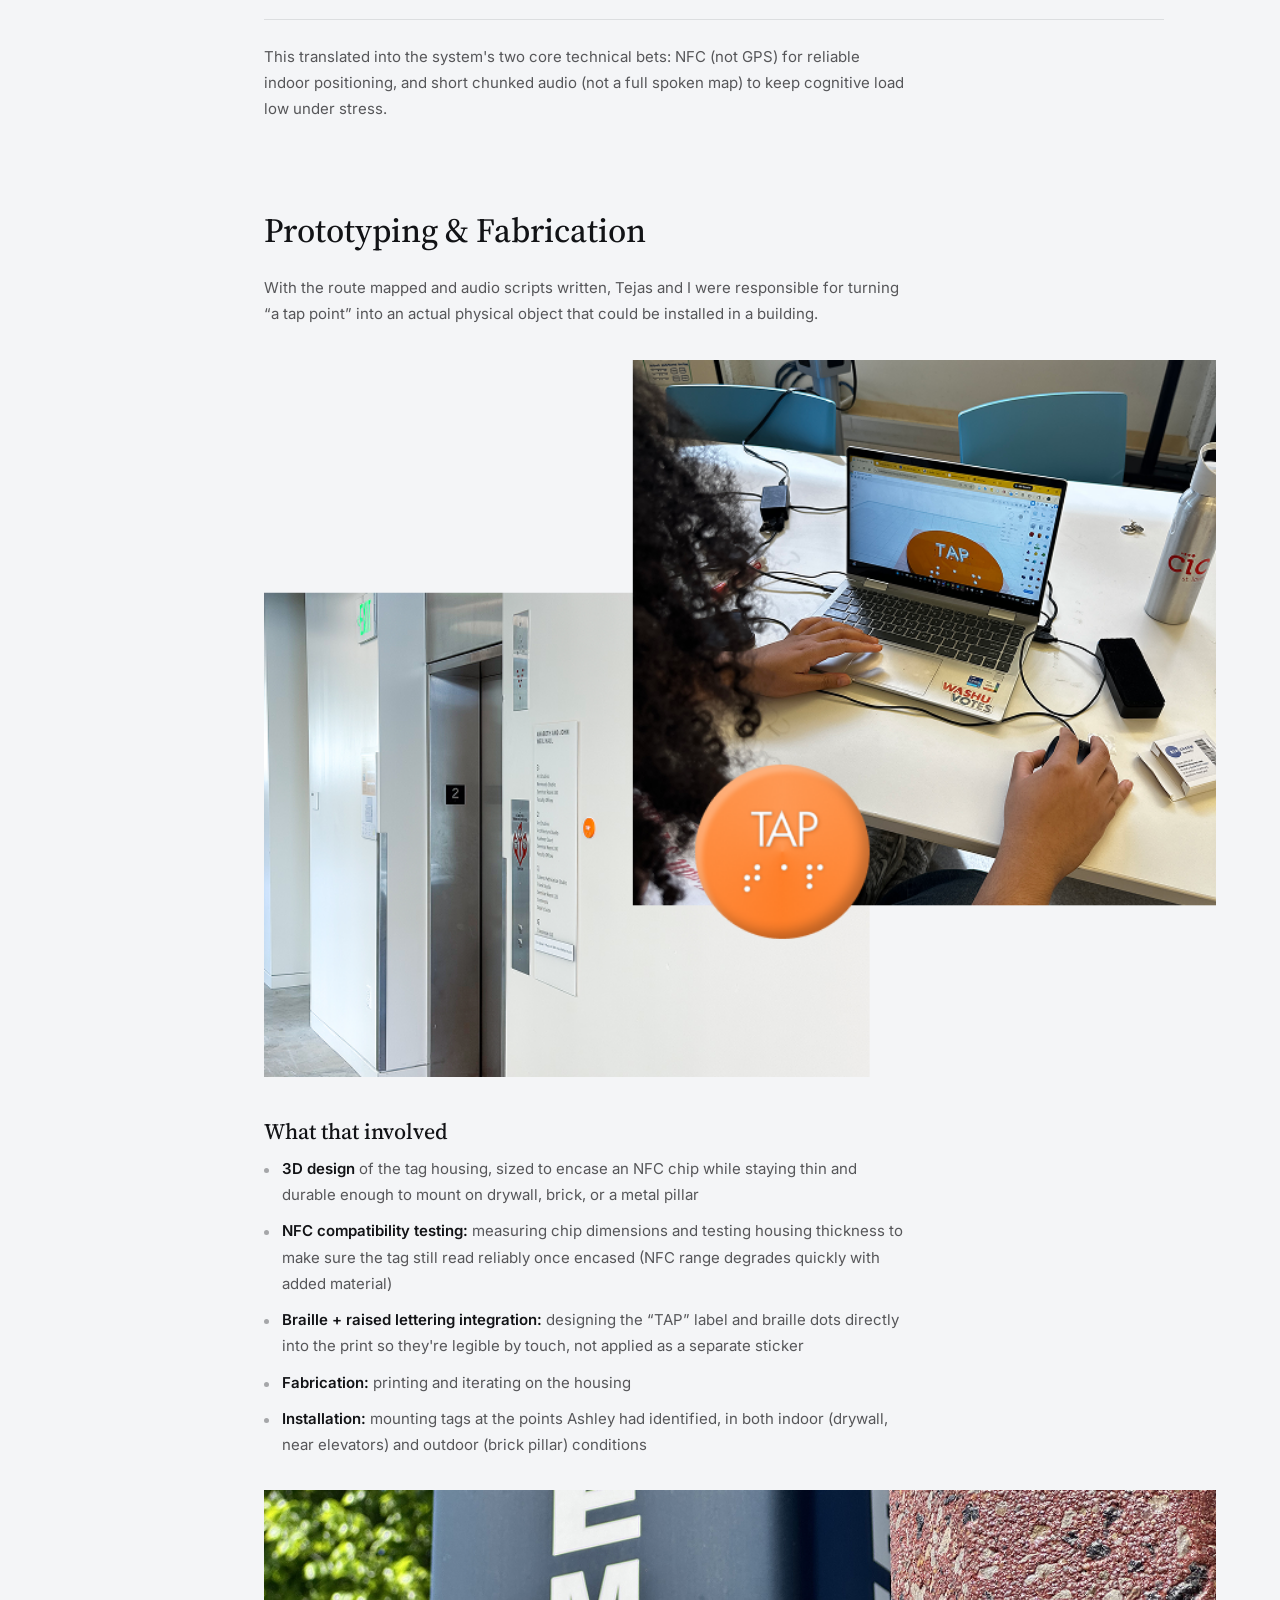
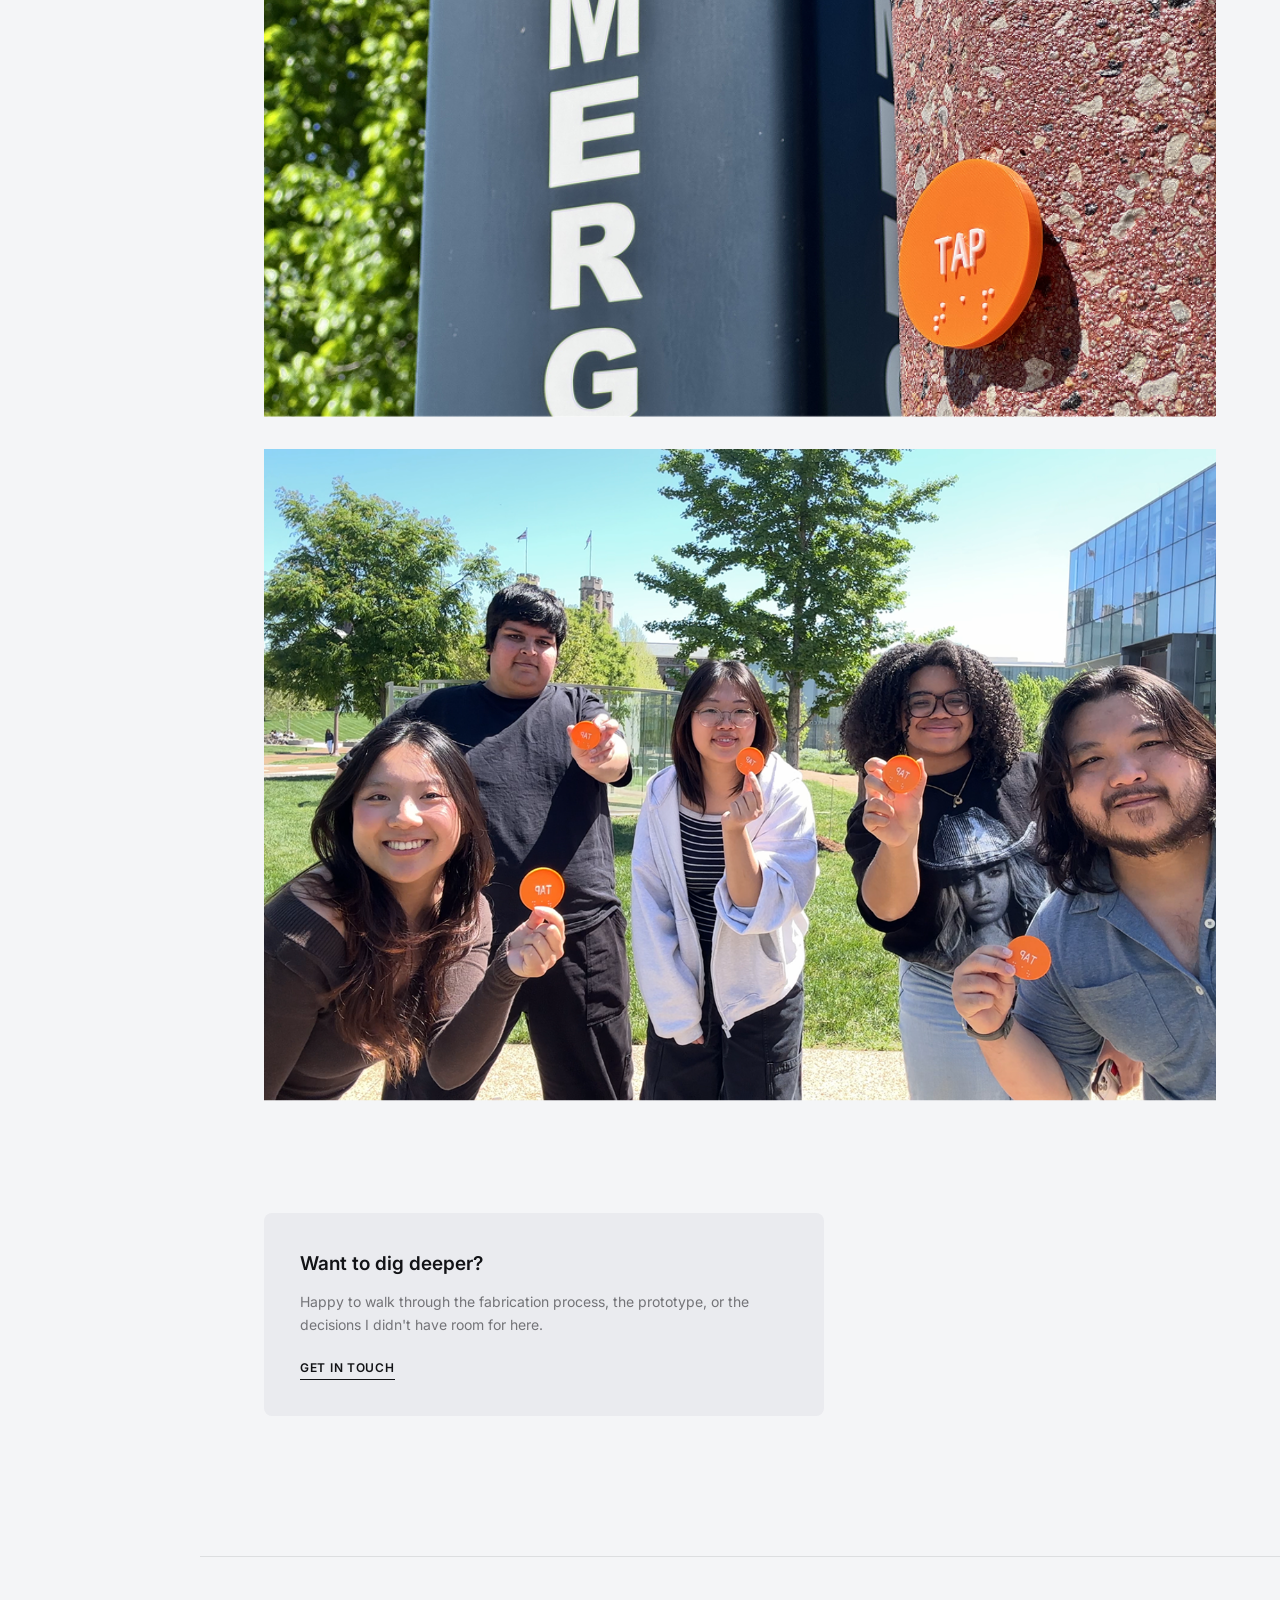
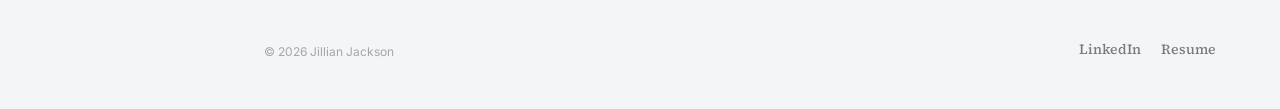
<file: case-studies/tap-2-map.html>
<!DOCTYPE html>
<html lang="en">
<head>
  <meta charset="UTF-8" />
  <meta name="viewport" content="width=device-width, initial-scale=1.0" />
  <title>Tap to Map — Jillian Jackson</title>
  <link rel="icon" href="../assets/favicon/favicon.svg" type="image/svg+xml" />
  <link rel="icon" href="../assets/favicon/favicon-32.png" sizes="32x32" type="image/png" />
  <link rel="icon" href="../assets/favicon/favicon.ico" sizes="any" />
  <link rel="apple-touch-icon" href="../assets/favicon/apple-touch-icon.png" />
  <link rel="preconnect" href="https://fonts.googleapis.com" />
  <link href="https://fonts.googleapis.com/css2?family=Inter:wght@400;500;600;700&family=Source+Serif+4:ital,opsz,wght@0,8..60,300..700;1,8..60,300..700&family=IBM+Plex+Sans:wght@400;500;600&display=swap" rel="stylesheet" />
  <link rel="stylesheet" href="../assets/css/main.css?v=20261013" />
</head>
<body>

  <!-- TOP NAV -->
  <nav class="top-nav has-menu" aria-label="Primary">
    <a class="nav-logo logo-jj" href="../index.html" aria-label="Jillian Jackson, home"><span aria-hidden="true">J<span class="logo-rest"><span>illian&nbsp;</span></span>J<span class="logo-rest"><span>ackson</span></span></span></a>
    <ul class="nav-links">
      <li><a href="../index.html#work">Projects</a></li>
      <li><a href="../assets/Jillian-Jackson-Resume.pdf" target="_blank" rel="noopener">Resume</a></li>
      <li><a href="../about.html">About</a></li>
      <li><a href="../index.html">Home</a></li>
    </ul>
    <button class="menu-toggle" type="button" aria-label="Open menu" aria-expanded="false" aria-controls="case-menu">
      <span></span><span></span><span></span>
    </button>
  </nav>

  <!-- SIDEBAR -->
  <aside class="sidebar" id="case-menu">
    <a class="sidebar-back" href="../index.html">&larr; Work</a>
    <ul class="sidebar-nav" id="sidebar-nav">
      <li><a href="#overview" class="active">Overview</a></li>
      <li><a href="#prototype">Final Prototype</a></li>
      <li><a href="#research">Research</a></li>
      <li><a href="#technical" class="sub">Technical</a></li>
      <li><a href="#secondary" class="sub">Secondary</a></li>
      <li><a href="#synthesis">Synthesis</a></li>
      <li><a href="#fabrication">3D Prints</a></li>
    </ul>
  </aside>

  <!-- MAIN CONTENT -->
  <main class="main">

    <!-- PROJECT HEADER -->
    <div class="project-header" id="overview">
      <p class="project-label">Design Fabrication</p>
      <h1 class="project-title">Tap to Map</h1>
      <p class="project-subtitle">
        Multi-sensory wayfinding for visually impaired occupants during tornado shelter events.
      </p>

      <div class="meta-grid">
        <div class="meta-col">
          <label>Timeline</label>
          <p>5 weeks</p>
        </div>
        <div class="meta-col">
          <label>Role</label>
          <p>3D-printed tag fabrication, with Tejas: designing and producing the physical NFC housings that make up the tap points</p>
        </div>
        <div class="meta-col">
          <label>Team</label>
          <p>Andrew Pandji, April Jung, Ashley Xiang, Jillian Jackson, Tejas Garg</p>
        </div>
        <div class="meta-col">
          <label>Context</label>
          <p><!-- TODO: add course name --> Sam Fox School, WashU</p>
        </div>
      </div>
    </div>

    <!-- OVERVIEW -->
    <section class="section">
      <h2 class="section-heading">Overview</h2>

      <h3 class="section-subheading">The problem</h3>
      <p class="section-body">
        Standard emergency evacuation maps, the kind posted in stairwells, are flat, text-heavy, and hard to locate. Even sighted occupants can find them slow to parse under stress; for blind and low-vision occupants, they're effectively unusable.
      </p>

      <h3 class="section-subheading">The prompt</h3>
      <p class="section-lead">How might we design accessible tools to help blind and low-vision individuals learn emergency evacuation routes?</p>
      <h3 class="section-subheading">The response</h3>
      <p class="section-body">
        Tap to Map: a system of 3D-printed, braille-labeled NFC tags placed at key decision points along an evacuation route (refuge areas, turns, landmarks), paired with a companion app that reads turn-by-turn instructions aloud when a tag is tapped.
      </p>

      <h3 class="section-subheading">Where we built it</h3>
      <p class="section-body">
        Weil Hall, using its existing tornado/severe-weather shelter protocol as the real-world test case.
      </p>

      <h3 class="section-subheading">Team breakdown</h3>
      <ul class="section-list">
        <li><strong>Pandji + April:</strong> app design (Bluetooth beacon proximity, NFC scanning, text-to-speech)</li>
        <li><strong>Ashley:</strong> route analysis and NFC content (writing the turn-by-turn audio scripts)</li>
        <li><strong>Jillian + Tejas (my section):</strong> 3D-printed tag design and fabrication</li>
      </ul>
    </section>

    <!-- FINAL PROTOTYPE -->
    <section class="section" id="prototype">
      <h2 class="section-heading">Final Prototype</h2>
      <p class="section-body">
        A set of orange, braille-labeled &ldquo;TAP&rdquo; discs mounted at decision points along a real evacuation route in Weil Hall (at an exterior entrance, near an elevator bank, and at the severe-weather refuge area), each triggering a short spoken instruction when tapped with a phone.
      </p>
      <!-- hover-video-group: hovering either video plays both together -->
      <!-- --ar = width / height of each video, so both render at equal height -->
      <div class="media-row hover-video-group">
        <video class="case-img hover-video" style="--ar: 1.84" src="../assets/images/TAP2MAP/VisionDemo.mp4#t=0.1" muted loop playsinline preload="metadata"></video>
        <video class="case-img hover-video" style="--ar: 0.46" src="../assets/images/TAP2MAP/PhoneDemo.mp4#t=0.1" muted loop playsinline preload="metadata"></video>
      </div>

      <h3 class="section-subheading">What it does, end to end</h3>
      <ol class="section-list numbered">
        <li>Occupant feels along the wall and finds a raised, brightly colored disc marked &ldquo;TAP&rdquo; (both visually and in braille)</li>
        <li>They tap it with their phone (NFC)</li>
        <li>The app reads a short instruction aloud, e.g., <em>&ldquo;the bathroom is an area of refuge, keep walking until you reach the exit door&rdquo;</em></li>
        <li>They continue to the next tap point, repeating until they reach shelter</li>
      </ol>

      <h3 class="section-subheading">Why this approach</h3>
      <p class="section-body">
        Rather than trying to replicate a full map audibly (high cognitive load, easy to lose track of), the route is broken into small, sequential chunks: only as much information as is needed for the next few steps.
      </p>
    </section>

    <!-- RESEARCH -->
    <section class="section" id="research">
      <h2 class="section-heading">Research</h2>

      <div id="technical">
        <h3 class="section-subheading">Technical research</h3>
        <p class="section-body">We looked into why GPS-based wayfinding doesn't work indoors:</p>
        <ul class="section-list">
          <li>Satellite signal blockage from buildings, bridges, and trees</li>
          <li>Degraded accuracy indoors or underground</li>
          <li>Signal &ldquo;multipath&rdquo;: reflections off walls and buildings that confuse positioning</li>
          <li>Confirmed by comparing two location apps' logged paths in the same building: both showed noisy, inconsistent tracking indoors</li>
        </ul>
        <p class="section-body">
          This ruled out relying on GPS alone and pointed us toward tap-based, tag-anchored positioning (NFC) instead of continuous location tracking.
        </p>
        <img class="case-img" src="../assets/images/TAP2MAP/Group%2018.png" alt="FigJam research board: Weil Hall evacuation map, route mapping, and problem statement" loading="lazy" />
      </div>

      <div id="secondary">
        <h3 class="section-subheading">Secondary research</h3>
        <ul class="section-list">
          <li><strong>Existing accessibility tools:</strong> tactile/braille maps (e.g., a tactile evacuation plan sign combining raised lettering, pictograms, and braille) show real demand for physical, touchable wayfinding, but they're static and can't give turn-by-turn guidance</li>
          <li><strong>Existing evacuation apps:</strong> we reviewed several (e.g., WPS Evac) and found they're designed entirely around sighted use: visual floor plans, tap-to-view maps, no audio or tactile affordances</li>
          <li><strong>Lived experience:</strong> <a class="inline-link" href="https://www.youtube.com/@TommyEdisonXP" target="_blank" rel="noopener">Tommy Edison</a> described having to feel along walls for a sign in unfamiliar spaces when no one is available to help; Molly Burke described tactile maps as something that let her orient immediately and said she wanted them &ldquo;everywhere&rdquo;</li>
          <li><strong>Standard protocol:</strong> FEMA/Red Cross guidance on evacuation for people with disabilities recommends learning at least one alternate route in advance and practicing it twice a year with an &ldquo;Exit Buddy.&rdquo; This assumes advance learning is possible, which current tools don't really support</li>
        </ul>
      </div>
    </section>

    <!-- SYNTHESIS -->
    <section class="section" id="synthesis">
      <h2 class="section-heading">Insight Synthesis</h2>
      <p class="section-body">
        Reviewing Weil Hall's existing evacuation map surfaced three concrete accessibility gaps, which became our design requirements.
      </p>
      <img class="case-img case-img-narrow" src="../assets/images/TAP2MAP/MapFigJam.png" alt="Weil Hall's posted evacuation map, annotated: how do we make this accessible, interactive, relevant, timely" loading="lazy" />

      <table class="case-table">
        <thead>
          <tr>
            <th>Gap in existing map</th>
            <th>Design requirement for Tap to Map</th>
          </tr>
        </thead>
        <tbody>
          <tr>
            <td>Posted in the exit stairway, so hard to find</td>
            <td>Bright, tactile, distinctly shaped physical marker at each point</td>
          </tr>
          <tr>
            <td>High cognitive load to parse under stress, even for sighted users</td>
            <td>Break the route into small sequential audio chunks instead of one full map</td>
          </tr>
          <tr>
            <td>Flat page, no tactile cues at all</td>
            <td>Physical, touchable tag with braille + raised text as the primary interface</td>
          </tr>
        </tbody>
      </table>

      <p class="section-body">
        This translated into the system's two core technical bets: NFC (not GPS) for reliable indoor positioning, and short chunked audio (not a full spoken map) to keep cognitive load low under stress.
      </p>
    </section>

    <!-- PROTOTYPING & FABRICATION -->
    <section class="section" id="fabrication">
      <h2 class="section-heading">Prototyping &amp; Fabrication</h2>
      <p class="section-body">
        With the route mapped and audio scripts written, Tejas and I were responsible for turning &ldquo;a tap point&rdquo; into an actual physical object that could be installed in a building.
      </p>
      <img class="case-img" src="../assets/images/TAP2MAP/3DFabrication.png" alt="3D-printed NFC tag fabrication" loading="lazy" />

      <h3 class="section-subheading">What that involved</h3>
      <ul class="section-list">
        <li><strong>3D design</strong> of the tag housing, sized to encase an NFC chip while staying thin and durable enough to mount on drywall, brick, or a metal pillar</li>
        <li><strong>NFC compatibility testing:</strong> measuring chip dimensions and testing housing thickness to make sure the tag still read reliably once encased (NFC range degrades quickly with added material)</li>
        <li><strong>Braille + raised lettering integration:</strong> designing the &ldquo;TAP&rdquo; label and braille dots directly into the print so they're legible by touch, not applied as a separate sticker</li>
        <li><strong>Fabrication:</strong> printing and iterating on the housing <!-- TODO: add where it was printed + material/settings specifics --></li>
        <li><strong>Installation:</strong> mounting tags at the points Ashley had identified, in both indoor (drywall, near elevators) and outdoor (brick pillar) conditions</li>
      </ul>

      <img class="case-img" src="../assets/images/TAP2MAP/InTheWild.jpg" alt="Tap to Map tag installed in Weil Hall" loading="lazy" />
      <img class="case-img" src="../assets/images/TAP2MAP/TeamPhoto.png" alt="The Tap to Map team" loading="lazy" />
    </section>

    <!-- CONTACT -->
    <section class="section">
      <div class="cta-block">
        <h3>Want to dig deeper?</h3>
        <p>Happy to walk through the fabrication process, the prototype, or the decisions I didn't have room for here.</p>
        <a class="cta-link" href="mailto:jillianjacksondesign@gmail.com">Get in touch</a>
      </div>
    </section>

  </main>

  <!-- FOOTER -->
  <footer>
    <div class="footer-bottom">
      <p class="footer-credit">&copy; 2026 Jillian Jackson</p>
      <ul class="footer-links">
        <li><a href="https://www.linkedin.com/in/jillianmjackson" target="_blank" rel="noopener">LinkedIn</a></li>
        <li><a href="../assets/Jillian-Jackson-Resume.pdf" target="_blank" rel="noopener">Resume</a></li>
      </ul>
    </div>
  </footer>

  <script src="../assets/js/scrollspy.js?v=20261013"></script>
  <script src="../assets/js/menu.js?v=20261013"></script>
  <script src="../assets/js/hover-video.js?v=20261013"></script>
</body>
</html>
</file>
<file: assets/css/main.css>
/* ============================================
   Global styles — minimal, cool off-white palette
   Accent colors: black opacity variants + Figma purple
   ============================================ */

*, *::before, *::after { box-sizing: border-box; margin: 0; padding: 0; }

:root {
  --bg: #f4f5f7;
  --surface: #eaebef;
  --surface-2: #e2e3e8;

  --text: #121316;
  --text-70: rgba(18, 19, 22, 0.7);
  --text-55: rgba(18, 19, 22, 0.55);
  --text-35: rgba(18, 19, 22, 0.35);
  --text-18: rgba(18, 19, 22, 0.18);

  --border: rgba(18, 19, 22, 0.1);
  --border-strong: rgba(18, 19, 22, 0.18);

  --accent: #9747ff; /* Figma component-layer purple — use sparingly */
  --accent-10: rgba(151, 71, 255, 0.1);

  --yellow: #fff48d;

  --sidebar-w: 200px;
  --nav-h: 64px;

  --font: 'Inter', -apple-system, BlinkMacSystemFont, sans-serif;
  --font-serif: 'Source Serif 4', Georgia, serif;
  --font-meta: 'IBM Plex Sans', -apple-system, BlinkMacSystemFont, sans-serif;
  --font-mono: 'IBM Plex Mono', ui-monospace, Menlo, monospace;
}

html { scroll-behavior: smooth; }

body {
  background: var(--bg);
  color: var(--text);
  font-family: var(--font);
  font-size: 15px;
  line-height: 1.6;
  overflow-x: hidden;
}

a { color: inherit; }

/* ── PLACEHOLDER BLOCKS ──
   Swap these out for real exported images/screens.
   Structure (div.img-block > span.label) stays the same,
   so replacing with <img> just means dropping the span. */
.img-block {
  background: var(--surface);
  border: 1px solid var(--border);
  border-radius: 8px;
  display: flex;
  align-items: center;
  justify-content: center;
  text-align: center;
  padding: 16px;
}

.img-block span {
  font-size: 11px;
  font-weight: 500;
  letter-spacing: 0.05em;
  text-transform: uppercase;
  color: var(--text-35);
}

.img-block.phone {
  width: 220px;
  height: 460px;
  border-radius: 24px;
  flex-shrink: 0;
}

.img-block.phone.small {
  width: 160px;
  height: 340px;
  border-radius: 18px;
}

/* ============================================
   DEEP CASE STUDY TEMPLATE
   Two-column: fixed left sidebar (internal section
   nav) + scrolling right content. Used by pages like
   case-studies/brooklyn-museum.html.
   ============================================ */

/* ── TOP NAV ── */
.top-nav {
  position: fixed;
  top: 0; left: 0; right: 0;
  height: var(--nav-h);
  display: flex;
  align-items: center;
  justify-content: space-between;
  padding: 0 40px;
  background: var(--bg);
  border-bottom: 1px solid var(--border);
  z-index: 100;
}

.nav-logo {
  font-family: var(--font-serif);
  font-size: 16px;
  font-weight: 500;
  letter-spacing: -0.01em;
  text-decoration: none;
  color: var(--text);
}

/* ── JJ LOGO ──
   Collapsed to "JJ"; on hover/focus the rest of each name slides out
   to read "Jillian Jackson". Each .logo-rest is an inline grid whose
   single column animates 0fr → 1fr, so it grows to the text's natural
   width with no hard-coded max-width. */
.logo-jj {
  white-space: nowrap;
  text-transform: lowercase; /* "jj" → "jillian jackson" */
}

.logo-rest {
  display: inline-grid;
  grid-template-columns: 0fr;
  vertical-align: baseline;
  opacity: 0;
  transition: grid-template-columns 0.45s cubic-bezier(0.22, 1, 0.36, 1),
              opacity 0.3s ease;
}

/* clip, not hidden: hidden makes this a scroll container, which moves
   the baseline to the box bottom and knocks the letters off the J's line */
.logo-rest > span {
  min-width: 0;
  overflow: clip;
}

.logo-jj:hover .logo-rest,
.logo-jj:focus-visible .logo-rest {
  grid-template-columns: 1fr;
  opacity: 1;
}

@media (prefers-reduced-motion: reduce) {
  .logo-rest { transition: none; }
}

.nav-links {
  display: flex;
  align-items: center;
  gap: 28px;
  list-style: none;
}

.nav-links a {
  font-family: var(--font-serif);
  font-size: 15px;
  font-weight: 500;
  text-decoration: none;
  color: var(--text-55);
  transition: color 0.2s;
}

.nav-links a:hover { color: var(--text); }

.nav-links a.button {
  color: var(--text);
  border: 1px solid var(--border-strong);
  border-radius: 20px;
  padding: 7px 16px;
}

.nav-links a.button:hover {
  background: var(--text);
  color: var(--bg);
  border-color: var(--text);
}

/* ── SIDEBAR ── */
.sidebar {
  position: fixed;
  top: var(--nav-h);
  left: 0;
  width: var(--sidebar-w);
  height: calc(100vh - var(--nav-h));
  padding: 32px 0 32px 40px;
  display: flex;
  flex-direction: column;
  gap: 6px;
  overflow-y: auto;
}

.sidebar-back {
  display: inline-flex;
  align-items: center;
  gap: 6px;
  font-size: 12px;
  font-weight: 500;
  text-decoration: none;
  color: var(--text-70);
  margin-bottom: 24px;
  width: fit-content;
}

.sidebar-back:hover { color: var(--text); }

.sidebar-nav {
  display: flex;
  flex-direction: column;
  gap: 4px;
  list-style: none;
}

.sidebar-nav a {
  position: relative;
  display: block;
  font-size: 13px;
  font-weight: 500;
  text-decoration: none;
  color: var(--text-35);
  padding: 4px 0 4px 14px;
  transition: color 0.15s;
}

.sidebar-nav a::before {
  content: "";
  position: absolute;
  left: 0;
  top: 50%;
  transform: translateY(-50%);
  width: 6px;
  height: 6px;
  border-radius: 50%;
  background: transparent;
  transition: background 0.15s;
}

.sidebar-nav a:hover { color: var(--text-70); }

.sidebar-nav a.active {
  color: var(--text);
}

.sidebar-nav a.active::before {
  background: var(--accent);
}

/* Nested sub-section link (e.g. Research → Quant / Qual) */
.sidebar-nav a.sub {
  padding-left: 26px;
  font-size: 12px;
}

.sidebar-nav a.sub::before { left: 12px; }

/* ── MAIN ── */
.main {
  margin-left: var(--sidebar-w);
  margin-top: var(--nav-h);
  padding-bottom: 140px;
}

/* ── HEADER / PROJECT META ── */
.project-header {
  padding: 56px 64px 0;
  max-width: 900px;
}

.project-label {
  font-size: 12px;
  font-weight: 600;
  letter-spacing: 0.08em;
  text-transform: uppercase;
  color: var(--accent);
  margin-bottom: 16px;
}

.project-title {
  font-family: var(--font-serif);
  font-size: 46px;
  font-weight: 500;
  line-height: 1.12;
  letter-spacing: -0.01em;
  margin-bottom: 20px;
}

.project-subtitle {
  font-size: 16px;
  line-height: 1.65;
  color: var(--text-55);
  max-width: 620px;
  margin-bottom: 40px;
}

.meta-grid {
  display: grid;
  grid-template-columns: repeat(4, 1fr);
  gap: 32px;
  padding-bottom: 40px;
  border-bottom: 1px solid var(--border);
  margin-bottom: 48px;
}

.meta-col label {
  display: block;
  font-size: 10px;
  font-weight: 600;
  letter-spacing: 0.08em;
  text-transform: uppercase;
  color: var(--text-35);
  margin-bottom: 8px;
}

.meta-col p {
  font-size: 13px;
  line-height: 1.7;
  color: var(--text-70);
}

/* ── HERO VISUAL ── */
.hero-visual {
  padding: 0 64px;
  margin-bottom: 64px;
}

.hero-visual .img-block {
  width: 100%;
  height: 480px;
}

/* ── SECTIONS ── */
.section {
  padding: 72px 64px 0;
  max-width: 1100px;
}

.section-label {
  font-size: 12px;
  font-weight: 600;
  letter-spacing: 0.06em;
  color: var(--text-35);
  margin-bottom: 14px;
}

/* Heading hierarchy: H1 .project-title (serif 46) →
   H2 .section-heading (serif 34) → H3 .section-subheading (serif 22)
   → small sans .section-label for minor groupings. Body stays sans. */
.section-heading {
  font-family: var(--font-serif);
  font-size: 34px;
  font-weight: 500;
  line-height: 1.2;
  max-width: 640px;
  margin-bottom: 24px;
}

.section-body {
  font-size: 15px;
  line-height: 1.75;
  color: var(--text-70);
  max-width: 640px;
  margin-bottom: 16px;
}

.section-body.todo {
  color: var(--text-35);
  font-style: italic;
}

.section-subheading {
  font-family: var(--font-serif);
  font-size: 22px;
  font-weight: 500;
  line-height: 1.3;
  margin: 40px 0 10px;
}

/* No extra gap when a subheading opens the section */
.section-heading + .section-subheading,
.section-heading + div > .section-subheading:first-child { margin-top: 0; }

/* Larger intro line, e.g. the research question */
.section-lead {
  font-size: 19px;
  line-height: 1.6;
  color: var(--text);
  max-width: 640px;
  margin-bottom: 16px;
}

.section-body + .section-label { margin-top: 32px; }
.section-label + .stat-grid { margin-top: 0; }

.section-list {
  list-style: none;
  max-width: 640px;
  margin-bottom: 16px;
  display: flex;
  flex-direction: column;
  gap: 10px;
}

.section-list li {
  position: relative;
  padding-left: 18px;
  font-size: 15px;
  line-height: 1.75;
  color: var(--text-70);
}

.section-list li::before {
  content: "";
  position: absolute;
  left: 0;
  top: 0.8em;
  width: 5px;
  height: 5px;
  border-radius: 50%;
  background: var(--text-35);
}

.section-list strong,
.section-body strong { color: var(--text); font-weight: 600; }

/* Numbered variant — serif numerals in place of dots */
.section-list.numbered { counter-reset: step; }

.section-list.numbered li { padding-left: 28px; counter-increment: step; }

.section-list.numbered li::before {
  content: counter(step);
  top: 0;
  width: auto;
  height: auto;
  border-radius: 0;
  background: none;
  font-family: var(--font-serif);
  font-size: 17px;
  font-weight: 500;
  color: var(--text);
}

.inline-link {
  color: var(--text);
  text-decoration: underline;
  text-underline-offset: 3px;
}

/* ── COMPARISON TABLE ── */
.case-table {
  width: 100%;
  max-width: 900px;
  border-collapse: collapse;
  margin: 32px 0 24px;
  font-size: 14px;
  line-height: 1.6;
}

.case-table th {
  text-align: left;
  font-size: 11px;
  font-weight: 600;
  letter-spacing: 0.06em;
  text-transform: uppercase;
  color: var(--text-35);
  padding: 0 24px 12px 0;
  border-bottom: 1px solid var(--border-strong);
}

.case-table td {
  vertical-align: top;
  color: var(--text-70);
  padding: 16px 24px 16px 0;
  border-bottom: 1px solid var(--border);
}

.case-table td:last-child { color: var(--text); }

/* ── STAT GRID (headline numbers) ── */
.stat-grid {
  display: grid;
  grid-template-columns: repeat(3, 1fr);
  gap: 16px;
  margin-top: 32px;
}

.stat {
  background: var(--surface);
  border-radius: 8px;
  padding: 24px;
}

.stat-num {
  font-family: var(--font-serif);
  font-size: 40px;
  font-weight: 500;
  line-height: 1.1;
  color: var(--text);
}

.stat-label {
  font-size: 13px;
  line-height: 1.5;
  color: var(--text-55);
  margin-top: 8px;
}

@media (max-width: 720px) {
  .stat-grid { grid-template-columns: 1fr; }
}

/* Real exported image — drop-in replacement for .img-block.img-full.
   No border/radius: artifacts sit directly on the page. */
.case-img {
  display: block;
  width: 100%;
  height: auto;
  margin-top: 32px;
}

/* ── HOVER-TO-PLAY HINT ──
   hover-video.js wraps each .hover-video in a .video-frame (which takes
   over the video's layout classes) and adds a .video-hint pill. The hint
   fades out while the video plays; touch devices autoplay, so no hint. */
.video-frame { position: relative; }

.video-frame > video {
  display: block;
  width: 100%;
  height: auto;
}

.video-hint {
  position: absolute;
  left: 12px;
  bottom: 12px;
  padding: 6px 12px;
  font-family: var(--font-meta);
  font-size: 12px;
  font-weight: 500;
  line-height: 1;
  color: #fff;
  background: rgba(18, 19, 22, 0.72);
  border-radius: 999px;
  pointer-events: none; /* never blocks the hover on the video */
  transition: opacity 0.25s ease;
}

.video-frame.is-playing .video-hint { opacity: 0; }

@media (hover: none) {
  .video-hint { display: none; }
}

/* Small source images — show at native size, don't upscale */
.case-img-narrow { max-width: 440px; }

/* Side-by-side media: the row supplies the top margin */
.img-half-row { align-items: start; }
.img-half-row .case-img { margin-top: 0; }

/* Equal-height media row for mixed shapes (e.g. landscape + phone).
   Each child sets --ar (width / height); widths grow in proportion,
   so every item lands at the same height. */
.media-row {
  display: flex;
  gap: 16px;
  margin-top: 32px;
}

.media-row > * {
  flex: var(--ar, 1) 1 0;
  min-width: 0;
  margin-top: 0;
}

.media-row .case-img { margin-top: 0; }

.media-caption {
  font-family: var(--font-meta);
  font-size: 13px;
  line-height: 1.55;
  color: var(--text-55);
  margin-top: 14px;
}

.media-caption strong { color: var(--text); font-weight: 600; }

/* ── IMAGE LAYOUT HELPERS ── */
.img-full { width: 100%; height: 440px; margin-top: 32px; }

.img-half-row {
  display: grid;
  grid-template-columns: 1fr 1fr;
  gap: 16px;
  margin-top: 32px;
}
.img-half { height: 300px; }

.img-grid {
  display: grid;
  grid-template-columns: repeat(4, 1fr);
  gap: 16px;
  margin-top: 32px;
}
.img-grid .img-block { height: 200px; }

/* ── FEATURE ROWS (Final Prototype) ── */
.feature-list {
  margin-top: 40px;
  display: flex;
  flex-direction: column;
  gap: 72px;
}

.feature-item {
  display: grid;
  grid-template-columns: 1fr auto;
  gap: 48px;
  align-items: center;
}

.feature-item.reverse { direction: rtl; }
.feature-item.reverse > * { direction: ltr; }

.feature-text h3 {
  font-size: 17px;
  font-weight: 600;
  margin-bottom: 10px;
}

.feature-text p {
  font-size: 14px;
  line-height: 1.7;
  color: var(--text-55);
}

/* ── SCREEN ROWS (final screens at bottom) ── */
.screen-row {
  margin-top: 40px;
}

.screen-row-label {
  font-size: 13px;
  font-weight: 600;
  color: var(--text);
  margin-bottom: 16px;
}

.screen-row-track {
  display: flex;
  gap: 16px;
  overflow-x: auto;
  padding-bottom: 8px;
}

/* ── TAG (small breadcrumb / link bar) ── */
.tag-row {
  display: flex;
  align-items: center;
  gap: 12px;
  margin-top: 8px;
  margin-bottom: 8px;
  flex-wrap: wrap;
}

.tag {
  font-size: 11px;
  font-weight: 600;
  letter-spacing: 0.04em;
  text-transform: uppercase;
  color: var(--text-55);
  background: var(--surface);
  border-radius: 20px;
  padding: 5px 12px;
}

.tag-link {
  font-size: 12px;
  font-weight: 600;
  text-decoration: underline;
  text-underline-offset: 3px;
  color: var(--accent);
}

/* ── CTA / FOOTER ── */
.cta-block {
  margin-top: 40px;
  padding: 36px;
  background: var(--surface);
  border-radius: 8px;
  max-width: 560px;
}

.cta-block h3 {
  font-size: 19px;
  font-weight: 600;
  margin-bottom: 10px;
}

.cta-block p {
  font-size: 14px;
  line-height: 1.7;
  color: var(--text-55);
  margin-bottom: 18px;
}

.cta-link {
  display: inline-block;
  font-size: 12px;
  font-weight: 600;
  letter-spacing: 0.06em;
  text-transform: uppercase;
  text-decoration: none;
  color: var(--text);
  border-bottom: 1.5px solid var(--text);
  padding-bottom: 2px;
}

footer {
  margin-left: var(--sidebar-w);
  padding: 80px 64px 48px;
  border-top: 1px solid var(--border);
}

.footer-bottom {
  display: flex;
  justify-content: space-between;
  align-items: flex-end;
}

.footer-credit {
  font-size: 12px;
  color: var(--text-35);
}

.footer-links {
  display: flex;
  gap: 20px;
  list-style: none;
}

.footer-links a {
  font-family: var(--font-serif);
  font-size: 14px;
  font-weight: 500;
  text-decoration: none;
  color: var(--text-55);
}

.footer-links a:hover { color: var(--text); }

/* Anchor jumps (sidebar / mobile menu) land below the fixed top nav */
.main [id] { scroll-margin-top: calc(var(--nav-h) + 16px); }

/* ── HAMBURGER (deep case studies, mobile only) ── */
.menu-toggle {
  display: none;
  flex-direction: column;
  align-items: center;
  justify-content: center;
  gap: 5px;
  width: 40px;
  height: 40px;
  margin-right: -8px; /* optical alignment with the nav's right padding */
  padding: 0;
  color: var(--text);
  background: none;
  border: none;
  border-radius: 0;
  -webkit-appearance: none; /* drop iOS Safari's native button styling */
  appearance: none;
  cursor: pointer;
}

/* Explicit width: Safari doesn't reliably stretch children of a flex
   <button>, which left the bars 0px wide (clickable but invisible) */
.menu-toggle span {
  display: block;
  flex: none;
  width: 22px;
  height: 2px;
  background: currentColor;
  border-radius: 2px;
  transition: transform 0.25s ease, opacity 0.2s ease;
}

/* Bars → ✕ while open */
.menu-open .menu-toggle span:nth-child(1) { transform: translateY(7px) rotate(45deg); }
.menu-open .menu-toggle span:nth-child(2) { opacity: 0; }
.menu-open .menu-toggle span:nth-child(3) { transform: translateY(-7px) rotate(-45deg); }

/* Site links copied into the panel by menu.js — mobile only */
.sidebar-site-links { display: none; }

/* ── DEEP CASE STUDY: MOBILE ──
   The fixed 200px sidebar becomes a drop-down panel under the nav,
   and the content goes full width. */
@media (max-width: 900px) {
  .top-nav { padding: 0 24px; }
  .top-nav.has-menu .nav-links { display: none; }
  .menu-toggle { display: flex; }

  .sidebar {
    top: var(--nav-h);
    right: 0;
    width: auto;
    height: auto;
    max-height: calc(100dvh - var(--nav-h));
    padding: 24px 24px 28px;
    background: var(--bg);
    border-bottom: 1px solid var(--border);
    box-shadow: 0 24px 48px rgba(18, 19, 22, 0.12);
    z-index: 99;
    opacity: 0;
    visibility: hidden;
    transform: translateY(-8px);
    transition: opacity 0.2s ease, transform 0.2s ease, visibility 0s linear 0.2s;
  }

  .menu-open .sidebar {
    opacity: 1;
    visibility: visible;
    transform: none;
    transition: opacity 0.2s ease, transform 0.2s ease;
  }

  .menu-open { overflow: hidden; } /* lock page scroll behind the panel */

  .sidebar-back { margin-bottom: 16px; }
  .sidebar-nav a { font-size: 15px; padding: 7px 0 7px 14px; }
  .sidebar-nav a.sub { font-size: 14px; padding-left: 26px; }

  .sidebar-site-links {
    display: flex;
    flex-wrap: wrap;
    gap: 8px 24px;
    list-style: none;
    margin-top: 20px;
    padding-top: 20px;
    border-top: 1px solid var(--border);
  }

  .sidebar-site-links a {
    font-family: var(--font-serif);
    font-size: 18px;
    text-decoration: none;
    color: var(--text);
  }

  /* Content: full width, tighter spacing, smaller type */
  .main { margin-left: 0; padding-bottom: 80px; }
  .project-header { padding: 40px 24px 0; }
  .project-title { font-size: 34px; }
  .project-subtitle { font-size: 15px; margin-bottom: 32px; }
  .meta-grid { grid-template-columns: 1fr 1fr; gap: 24px; }
  .section { padding: 56px 24px 0; }
  .section-heading { font-size: 28px; }
  .section-subheading { font-size: 20px; }
  .section-lead { font-size: 17px; }

  .img-half-row { grid-template-columns: 1fr; }

  /* Captioned media rows (e.g. Brooklyn's 3 phone demos) stack;
     uncaptioned pairs (Tap to Map) stay side by side at equal height */
  .media-row:has(> figure) { flex-direction: column; gap: 40px; }
  .media-row:has(> figure) > figure { flex: none; width: min(100%, 300px); }

  .case-table { font-size: 13px; }
  .case-table th, .case-table td { padding-right: 12px; }

  footer { margin-left: 0; padding: 48px 24px 40px; }
  .footer-bottom { flex-direction: column; align-items: flex-start; gap: 16px; }
}

/* ============================================
   LANDING PAGE
   ============================================ */

.landing-nav {
  display: flex;
  align-items: center;
  justify-content: space-between;
  padding: 40px 64px 0;
}

.landing-nav .nav-logo {
  font-family: var(--font-serif);
  font-weight: 700;
  font-size: 18px;
  letter-spacing: -0.01em;
  color: var(--text);
  text-decoration: none;
}

.landing-nav .nav-links {
  display: flex;
  align-items: center;
  gap: 40px;
  list-style: none;
}

.landing-nav .nav-links a {
  font-family: var(--font-serif);
  font-size: 16px;
  font-weight: 500;
  color: var(--text);
  text-decoration: none;
  opacity: 0.75;
  transition: opacity 0.2s;
}

.landing-nav .nav-links a:hover { opacity: 1; }

/* ── HERO ── */
.landing-hero {
  min-height: 100vh;
  display: flex;
  flex-direction: column;
  justify-content: space-between;
  background: var(--accent);
  padding-bottom: 72px;
}

.landing-title {
  font-family: var(--font-serif);
  font-weight: 300;
  font-style: italic;
  font-size: clamp(56px, 11vw, 168px);
  line-height: 0.92;
  letter-spacing: -0.01em;
  color: var(--text);
  padding: 0 56px;
  margin: 0;
}

/* ── PROJECT LIST ── */
.project-list {
  background: var(--bg); /* matches the case study pages */
}

.project-row {
  position: relative; /* anchors .row-thumb */
  display: grid;
  grid-template-columns: 72px 1fr 150px 160px;
  /* Baseline (not center) pins year/role/duration to the title line,
     so they don't shift when the hover description expands the row */
  align-items: baseline;
  gap: 24px;
  padding: 40px 64px;
  text-decoration: none;
  color: inherit;
  border-top: 1px solid var(--border);
  cursor: pointer;
  transition: background 0.2s;
}

.project-row:first-child { border-top: none; }

.project-row:hover { background: rgba(18, 19, 22, 0.03); }

.row-year {
  font-family: var(--font-meta);
  font-size: 13px;
  color: var(--text-55);
}

.row-title {
  font-family: var(--font-serif);
  font-weight: 500;
  font-size: clamp(24px, 3vw, 40px);
  color: var(--text);
  transition: transform 0.2s;
}

.project-row:hover .row-title { transform: translateX(8px); }

/* Hover description — wrap title + desc in .row-main.
   Grid-rows 0fr → 1fr animates height without a fixed max-height. */
.row-main {
  display: flex;
  flex-direction: column;
}

.row-desc {
  display: grid;
  grid-template-rows: 0fr;
  opacity: 0;
  font-family: var(--font);
  font-size: 15px;
  line-height: 1.5;
  color: var(--text-70);
  transition: grid-template-rows 0.3s ease, opacity 0.3s ease, transform 0.2s;
}

.row-desc > span {
  overflow: hidden;
  padding-top: 0;
  transition: padding-top 0.3s ease;
}

.project-row:hover .row-desc,
.project-row:focus-visible .row-desc {
  grid-template-rows: 1fr;
  opacity: 1;
  transform: translateX(8px);
}

.project-row:hover .row-desc > span,
.project-row:focus-visible .row-desc > span { padding-top: 8px; }

/* Touch devices can't hover — show descriptions by default */
@media (hover: none) {
  .row-desc { grid-template-rows: 1fr; opacity: 1; }
  .row-desc > span { padding-top: 8px; }
}

/* Hover thumbnail — floats over the role/duration columns.
   Absolutely positioned so it never affects row height;
   pointer-events off so it can't trap the hover state. */
.row-thumb {
  position: absolute;
  top: 50%;
  right: 64px;
  z-index: 2;
  width: min(480px, 34vw); /* cap so it doesn't cover titles on narrower screens */
  height: auto;
  border-radius: 8px;
  opacity: 0;
  pointer-events: none;
  transform: translate(16px, -50%);
  transition: opacity 0.3s ease, transform 0.3s ease;
}

.project-row:hover .row-thumb,
.project-row:focus-visible .row-thumb {
  opacity: 1;
  transform: translate(0, -50%);
}

/* "Coming soon" label — stands in for the thumbnail on projects
   without a case study yet; reuses .row-thumb positioning + motion */
.row-soon {
  width: auto;
  white-space: nowrap;
  font-family: var(--font-serif);
  font-size: 28px;
  font-style: italic;
  font-weight: 500;
  color: var(--text);
  background: var(--accent);
  border-radius: 999px;
  padding: 12px 32px;
}

/* No case study to open yet */
.project-row.is-soon { cursor: default; }

/* No hover on touch — and no room on small screens */
@media (hover: none), (max-width: 900px) {
  .row-thumb { display: none; }
}

.row-role,
.row-duration {
  font-family: var(--font-meta);
  font-size: 13px;
  color: var(--text-55);
  line-height: 1.4;
  text-align: center;
}

.row-duration { text-align: right; }

/* ── LANDING FOOTER ── */
.landing-footer {
  margin-left: 0;
  background: var(--accent);
  padding: 0 0 40px;
}

.landing-footer .landing-nav { padding: 56px 64px 40px; }

.landing-footer .footer-credit {
  font-family: var(--font-meta);
  font-size: 12px;
  color: var(--text);
  opacity: 0.6;
  padding: 0 64px;
}

@media (max-width: 720px) {
  .project-row {
    grid-template-columns: 1fr;
    gap: 6px;
    padding: 28px 24px;
  }
  .row-role, .row-duration { text-align: left; }
  .landing-nav { padding: 24px 24px 0; }
  .landing-nav .nav-links { gap: 20px; flex-wrap: wrap; }
  .landing-title { padding: 0 24px; }
  .landing-footer .landing-nav { padding: 40px 24px 24px; }
  .landing-footer .footer-credit { padding: 0 24px; }
}

/* ============================================
   SHALLOW CASE STUDY TEMPLATE
   Two-column: sticky left column (project name, role,
   brief description) + scrolling right column of
   selected photographs. Reference: willzhang.info/project/mnemonics
   Left column is sticky (not fixed) so it releases once
   its column ends, letting the footer stretch full-width.
   ============================================ */

.shallow-body {
  display: grid;
  grid-template-columns: min(42%, 720px) 1fr;
  align-items: start;
}

.shallow-left {
  position: sticky;
  top: 0;
  height: 100vh;
  display: flex;
  flex-direction: column;
  justify-content: center;
  padding: var(--nav-h) 64px 64px;
}

.shallow-meta {
  font-family: var(--font-meta);
  font-size: 13px;
  font-weight: 500;
  color: var(--text-55);
  margin-bottom: 12px;
}

.shallow-title {
  font-family: var(--font-serif);
  font-weight: 500;
  font-size: 30px;
  line-height: 1.3;
  max-width: 460px;
  color: var(--text);
  margin-bottom: 24px;
}

.shallow-desc {
  font-family: var(--font);
  font-size: 15px;
  line-height: 1.75;
  color: var(--text-70);
  max-width: 500px;
  margin-bottom: 28px;
}

.shallow-tags {
  display: flex;
  flex-wrap: wrap;
  gap: 10px;
}

.shallow-tag {
  font-family: var(--font);
  font-size: 13px;
  font-weight: 500;
  color: var(--text-70);
  background: var(--surface);
  border-radius: 20px;
  padding: 6px 16px;
}

.shallow-left.is-scrollable {
  justify-content: flex-start;
  overflow-y: auto;
  padding-bottom: 48px;
}

.shallow-right {
  padding: calc(var(--nav-h) + 32px) 64px 120px;
  display: flex;
  flex-direction: column;
  gap: 48px;
}

.shallow-shot .img-block {
  width: 100%;
  height: 620px;
}

/* Real image/video — no box, sits directly on the page */
.shallow-media {
  display: block;
  width: 100%;
  height: auto;
}

.shallow-caption:empty { display: none; }

.shallow-caption {
  font-family: var(--font-meta);
  font-size: 13px;
  color: var(--text-55);
  margin-top: 16px;
}

@media (max-width: 900px) {
  .shallow-body { grid-template-columns: 1fr; }
  .shallow-left {
    position: static;
    height: auto;
    padding: 48px 24px 32px;
  }
  .shallow-right {
    padding: 0 24px 80px;
    gap: 32px;
  }
  .shallow-shot .img-block { height: 360px; }
}

/* ============================================
   ABOUT PAGE
   Two-column: scrolling left text column + sticky
   right column (photo + decorative stars). Sticky
   (not fixed) so it releases at the end of the left
   column, letting the footer stretch full-width.
   ============================================ */

.about-page { background: var(--yellow); }

.about-page .top-nav {
  background: var(--yellow);
  border-bottom-color: rgba(18, 19, 22, 0.12);
}

.about-body {
  display: grid;
  grid-template-columns: 1fr min(38%, 460px);
  align-items: start;
}

/* Both columns pinned to row 1. The right column comes first in the
   HTML, so without an explicit row, grid auto-placement pushes the
   left column down to row 2 — below a full screen of empty space. */
.about-right {
  position: sticky;
  top: 0;
  grid-column: 2;
  grid-row: 1;
  height: 100vh;
  display: flex;
  /* Anchored bottom-right with no padding on those sides: the PNG's
     stars are cropped at its right/bottom edges, so flush placement
     makes them read as continuing off-screen. */
  align-items: flex-end;
  justify-content: flex-end;
  padding: var(--nav-h) 0 0 48px;
  overflow: hidden;
}

/* Photo + stars as one transparent PNG — scale to fit the viewport height */
.about-img {
  display: block;
  width: auto;
  height: auto;
  max-width: 100%;
  max-height: calc(100vh - var(--nav-h));
}

.about-left {
  grid-column: 1;
  grid-row: 1;
  max-width: 620px;
  padding: calc(var(--nav-h) + 56px) 64px 120px 64px;
}

.about-heading {
  font-family: var(--font-serif);
  font-weight: 500;
  font-size: 42px;
  color: var(--text);
  margin-bottom: 20px;
}

.about-bio {
  font-size: 15px;
  line-height: 1.75;
  color: var(--text-70);
  margin-bottom: 20px;
}

.about-contact {
  font-family: var(--font-mono);
  font-size: 13px;
  color: var(--text-55);
}

/* Email (copy-to-clipboard button) + LinkedIn link — styled as inline text */
.copy-email,
.about-link {
  font: inherit;
  color: var(--text);
  background: none;
  border: none;
  padding: 0;
  cursor: pointer;
  text-decoration: underline;
  text-decoration-color: var(--text-35);
  text-underline-offset: 3px;
  transition: text-decoration-color 0.2s;
}

.copy-email:hover,
.about-link:hover { text-decoration-color: var(--text); }

.copy-email.is-copied { text-decoration: none; }

.about-divider {
  border: none;
  border-top: 1px solid rgba(18, 19, 22, 0.15);
  margin: 48px 0;
}

.about-section + .about-section { margin-top: 48px; }

.about-label {
  font-family: var(--font-mono);
  font-size: 12px;
  letter-spacing: 0.06em;
  text-transform: uppercase;
  color: var(--text-55);
  margin-bottom: 24px;
}

.about-row {
  display: grid;
  grid-template-columns: 150px 1fr;
  gap: 24px;
  margin-bottom: 22px;
}

.about-row:last-child { margin-bottom: 0; }

.about-row-date {
  font-family: var(--font-mono);
  font-size: 12px;
  line-height: 1.6;
  color: var(--text-55);
}

.about-row-title {
  font-size: 15px;
  font-weight: 600;
  color: var(--text);
  margin-bottom: 4px;
}

.about-row-org {
  font-size: 14px;
  color: var(--text-70);
}

.about-skills {
  display: flex;
  flex-wrap: wrap;
  gap: 10px;
}

.about-skill {
  font-family: var(--font-mono);
  font-size: 12px;
  color: var(--text-70);
  background: rgba(18, 19, 22, 0.06);
  border-radius: 6px;
  padding: 6px 12px;
}

@media (max-width: 900px) {
  .about-body { grid-template-columns: 1fr; }
  .about-right {
    position: static;
    grid-column: 1;
    grid-row: auto; /* stacked: photo first, text below */
    height: auto;
    padding: 48px 0 0 24px; /* still flush to the right edge */
  }
  .about-img { max-height: 70vh; }
  .about-left {
    grid-column: 1;
    grid-row: auto;
    max-width: none;
    padding: 48px 24px 80px;
  }
  .about-heading { font-size: 32px; }
  .about-row { grid-template-columns: 1fr; gap: 4px; }
}
</file>
